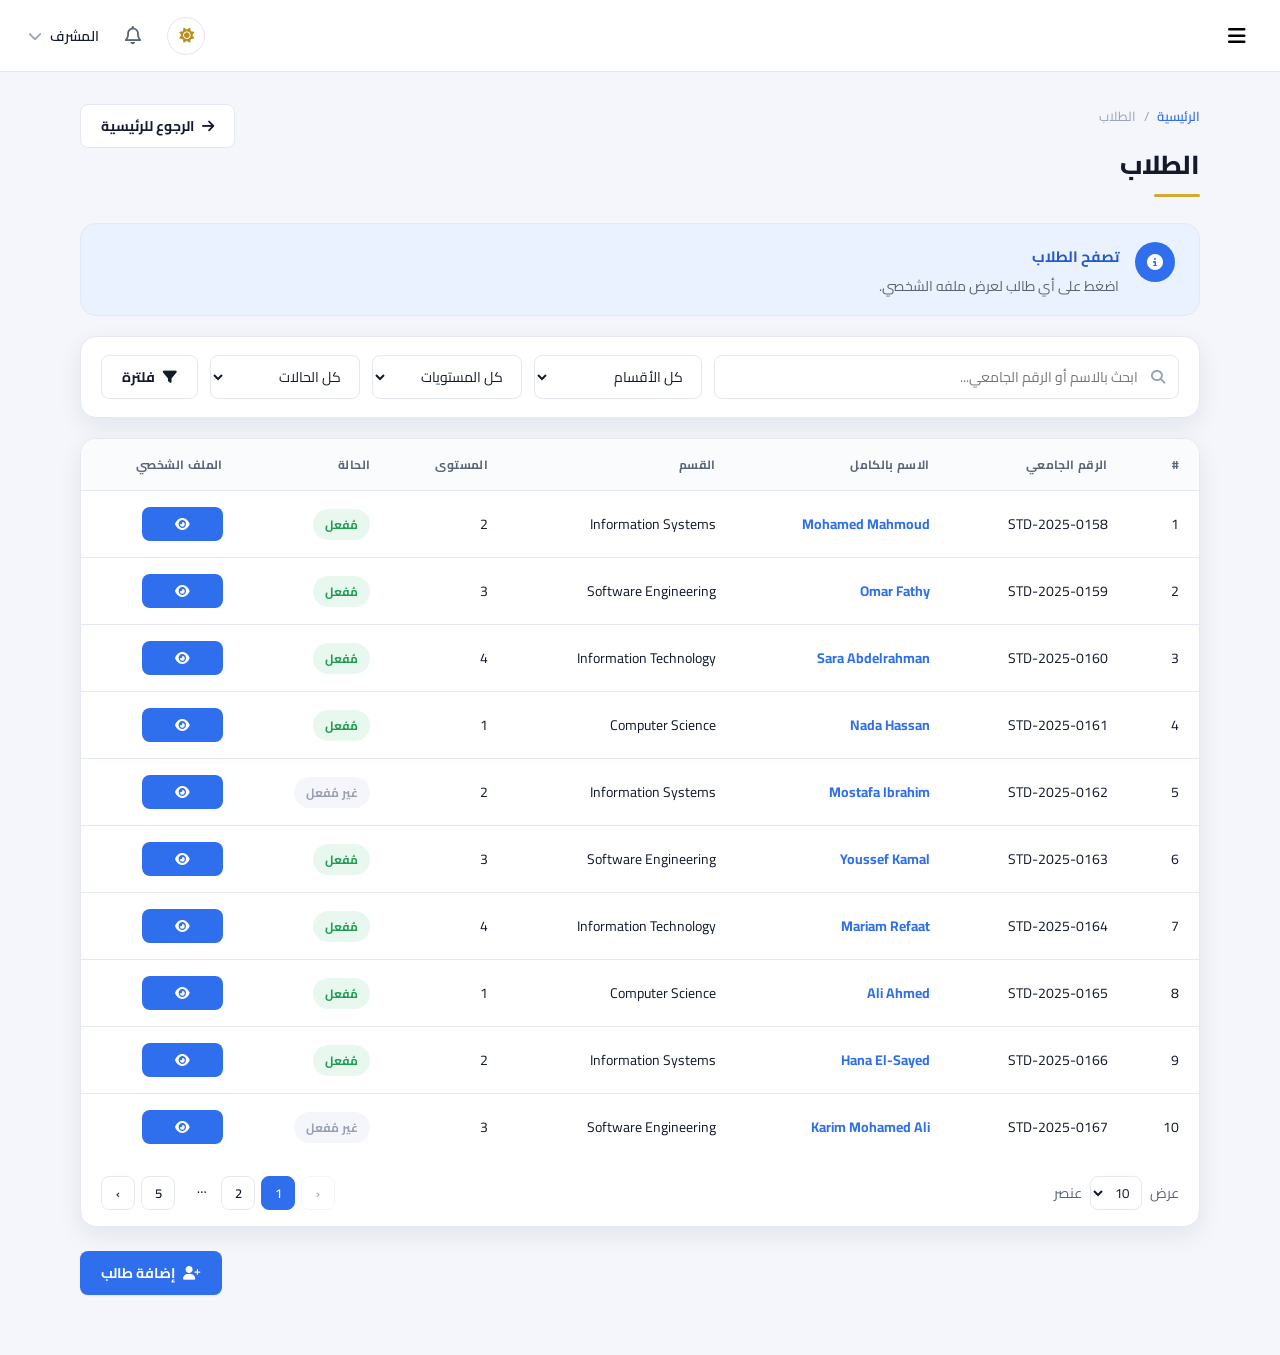
<file: index.html>
<!doctype html>
<html lang="ar" dir="rtl">
  <head>
    <meta charset="UTF-8" />
    <meta name="viewport" content="width=device-width, initial-scale=1.0" />
    <title>الطلاب | نظام الإدارة</title>
    <link rel="stylesheet" href="./studentList.css" />

    <link
      href="https://fonts.googleapis.com/css2?family=Cairo:wght@400;500;600;700;800&display=swap"
      rel="stylesheet"
    />
    <link
      rel="stylesheet"
      href="https://cdnjs.cloudflare.com/ajax/libs/font-awesome/6.5.1/css/all.min.css"
    />
    <script>
      (function () {
        var saved = localStorage.getItem("theme");
        if (saved === "dark")
          document.documentElement.setAttribute("data-theme", "dark");
      })();
    </script>
  </head>
  <body>
    <div class="app">
      <div class="main">
        <header class="topbar">
          <button
            class="topbar__menu-btn"
            id="menuBtn"
            aria-label="فتح القائمة"
          >
            <i class="fa-solid fa-bars"></i>
          </button>
          <div class="topbar__actions">
            <button
              class="theme-toggle"
              id="themeToggleBtn"
              aria-label="تبديل الوضع الليلي"
            >
              <i class="fa-solid fa-sun" id="themeIcon"></i>
            </button>
            <button
              class="topbar__icon-btn"
              id="notifBtn"
              aria-label="الإشعارات"
            >
              <i class="fa-regular fa-bell"></i>
            </button>
            <div class="topbar__admin">
              <span>المشرف</span>
              <i class="fa-solid fa-chevron-down topbar__chevron"></i>
            </div>
          </div>
        </header>

        <main class="page">
          <div class="page__top">
            <div>
              <nav class="breadcrumb" aria-label="مسار التنقل">
                <a href="#">الرئيسية</a>
                <span>/</span>
                <span>الطلاب</span>
              </nav>
              <h1 class="page__title">الطلاب</h1>
            </div>

            <button class="btn btn--outline" id="backBtn">
              <i class="fa-solid fa-arrow-right"></i> الرجوع للرئيسية
            </button>
          </div>

          <div class="notice notice--info">
            <div class="notice__icon">
              <i class="fa-solid fa-circle-info"></i>
            </div>
            <div>
              <h3 class="notice__title">تصفح الطلاب</h3>
              <p class="notice__text">اضغط على أي طالب لعرض ملفه الشخصي.</p>
            </div>
          </div>

          <div class="card card--filters">
            <div class="filters">
              <div class="filters__search">
                <i
                  class="fa-solid fa-magnifying-glass filters__search-icon"
                ></i>
                <input
                  type="text"
                  id="searchInput"
                  placeholder="ابحث بالاسم أو الرقم الجامعي..."
                />
              </div>

              <select id="filterDepartment">
                <option value="">كل الأقسام</option>
                <option value="Computer Science">علوم الحاسب</option>
                <option value="Information Systems">نظم المعلومات</option>
                <option value="Software Engineering">هندسة البرمجيات</option>
                <option value="Information Technology">
                  تكنولوجيا المعلومات
                </option>
              </select>

              <select id="filterLevel">
                <option value="">كل المستويات</option>
                <option value="1">المستوى الأول</option>
                <option value="2">المستوى الثاني</option>
                <option value="3">المستوى الثالث</option>
                <option value="4">المستوى الرابع</option>
              </select>

              <select id="filterStatus">
                <option value="">كل الحالات</option>
                <option value="active">فعّال</option>
                <option value="inactive">غير فعّال</option>
              </select>

              <button class="btn btn--outline" id="filterBtn">
                <i class="fa-solid fa-filter"></i> فلترة
              </button>
            </div>
          </div>

          <div class="card card--table">
            <div class="table-wrap">
              <table class="table" id="studentsTable">
                <thead>
                  <tr>
                    <th>#</th>
                    <th>الرقم الجامعي</th>
                    <th>الاسم بالكامل</th>
                    <th>القسم</th>
                    <th>المستوى</th>
                    <th>الحالة</th>
                    <th>الملف الشخصي</th>
                  </tr>
                </thead>
                <tbody id="tableBody"></tbody>
              </table>

              <div class="table-empty" id="tableEmpty" hidden>
                لاتوجد نتائج مطابقة للبحث
              </div>
            </div>

            <div class="pagination">
              <div class="pagination__size">
                <span>عرض</span>
                <select id="pageSizeSelect">
                  <option value="10">10</option>
                  <option value="25">25</option>
                  <option value="50">50</option>
                </select>
                <span>عنصر</span>
              </div>

              <div class="pagination__pages" id="paginationPages"></div>
            </div>
          </div>

          <div class="page-actions">
            <button class="btn btn--primary" id="goToAddBtn">
              <i class="fa-solid fa-user-plus"></i> إضافة طالب
            </button>
          </div>
        </main>
      </div>
    </div>

    <div class="toast" id="toast" role="status" aria-live="polite"></div>
    <script src="./studentList.js"></script>
  </body>
</html>
</file>
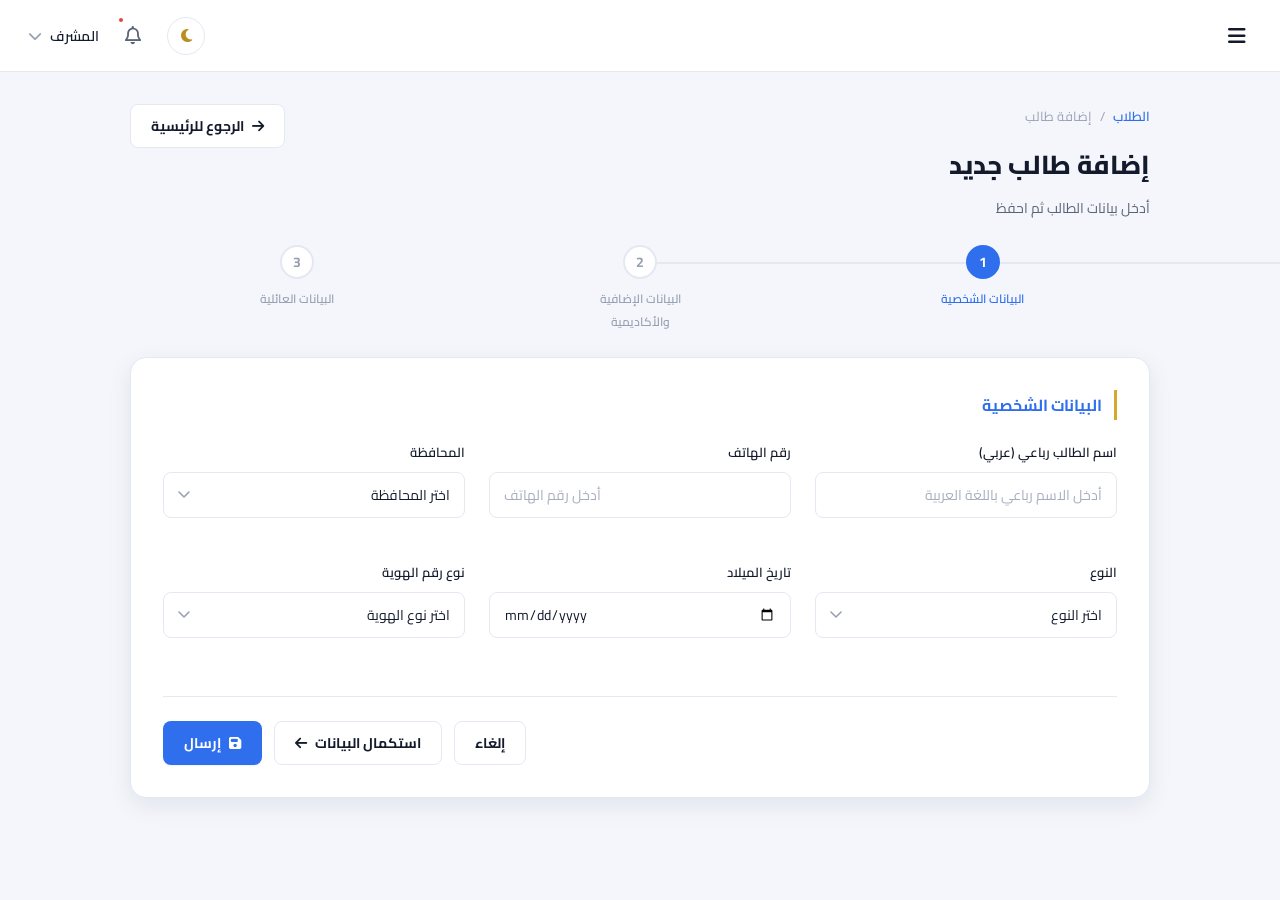
<file: addStudent.html>
<!doctype html>
<html lang="ar" dir="rtl">
  <head>
    <meta charset="UTF-8" />
    <meta name="viewport" content="width=device-width, initial-scale=1.0" />
    <title>إضافة طالب جديد | نظام الإدارة</title>
    <link rel="stylesheet" href="./style.css" />
    <link
      href="https://fonts.googleapis.com/css2?family=Cairo:wght@400;500;600;700;800&display=swap"
      rel="stylesheet"
    />
    <link
      rel="stylesheet"
      href="https://cdnjs.cloudflare.com/ajax/libs/font-awesome/6.5.1/css/all.min.css"
    />
    <script>
      (function () {
        var saved = localStorage.getItem("theme");
        if (saved === "dark")
          document.documentElement.setAttribute("data-theme", "dark");
      })();
    </script>
  </head>
  <body>
    <div class="app">
      <!-- ===== Sidebar ===== -->
      <!-- <aside class="sidebar" id="sidebar">
      <div class="sidebar__brand">
        <div class="sidebar__logo"><i class="fa-solid fa-graduation-cap"></i></div>
        <div class="sidebar__brand-text">
          <strong>كلية</strong>
          <span>نظام الإدارة</span>
        </div>
      </div>

      <nav class="sidebar__nav">
        <a href="#" class="nav-item" data-nav="dashboard">
          <i class="fa-solid fa-house nav-item__icon"></i> لوحة التحكم
        </a>
        <a href="#" class="nav-item nav-item--active" data-nav="students">
          <i class="fa-solid fa-users nav-item__icon"></i> الطلاب
        </a>
        <a href="#" class="nav-item" data-nav="courses">
          <i class="fa-solid fa-clipboard-list nav-item__icon"></i> المقررات
        </a>
        <a href="#" class="nav-item" data-nav="departments">
          <i class="fa-solid fa-building nav-item__icon"></i> الأقسام
        </a>
        <a href="#" class="nav-item" data-nav="reports">
          <i class="fa-solid fa-chart-column nav-item__icon"></i> التقارير
        </a>
        <a href="#" class="nav-item" data-nav="users">
          <i class="fa-solid fa-user nav-item__icon"></i> المستخدمون
        </a>
        <a href="#" class="nav-item" data-nav="settings">
          <i class="fa-solid fa-gear nav-item__icon"></i> الإعدادات
        </a>
      </nav>

      <a href="#" class="sidebar__logout" id="logoutBtn">
        <i class="fa-solid fa-right-from-bracket nav-item__icon"></i> تسجيل الخروج
      </a>
    </aside> -->

      <div class="main">
        <header class="topbar">
          <button
            class="topbar__menu-btn"
            id="menuBtn"
            aria-label="فتح القائمة"
          >
            <i class="fa-solid fa-bars"></i>
          </button>

          <div class="topbar__actions">
            <button
              class="theme-toggle"
              id="themeToggleBtn"
              aria-label="تبديل الوضع الليلي"
            >
              <i class="fa-solid fa-sun" id="themeIcon"></i>
            </button>
            <button
              class="topbar__icon-btn"
              id="notifBtn"
              aria-label="الإشعارات"
            >
              <i class="fa-regular fa-bell"></i>
              <span class="topbar__badge"></span>
            </button>
            <div class="topbar__admin">
              <!-- <div class="topbar__avatar"></div> -->
              <span>المشرف</span>
              <i class="fa-solid fa-chevron-down topbar__chevron"></i>
            </div>
          </div>
        </header>

        <main class="page">
          <div class="page__top">
            <div>
              <nav class="breadcrumb" aria-label="مسار التنقل">
                <a href="#">الطلاب</a>
                <span>/</span>
                <span>إضافة طالب</span>
              </nav>
              <h1 class="page__title">إضافة طالب جديد</h1>
              <p class="page__subtitle">أدخل بيانات الطالب ثم احفظ</p>
            </div>

            <button class="btn btn--outline" id="backBtn">
              <i class="fa-solid fa-arrow-right"></i> الرجوع للرئيسية
            </button>
          </div>

          <!-- Step indicator -->
          <ol class="wizard-steps" id="wizardSteps">
            <li
              class="wizard-steps__item wizard-steps__item--active"
              data-step-indicator="1"
            >
              <span class="wizard-steps__circle">1</span>
              <span class="wizard-steps__label">البيانات الشخصية</span>
            </li>
            <li class="wizard-steps__item" data-step-indicator="2">
              <span class="wizard-steps__circle">2</span>
              <span class="wizard-steps__label"
                >البيانات الإضافية والأكاديمية</span
              >
            </li>
            <li class="wizard-steps__item" data-step-indicator="3">
              <span class="wizard-steps__circle">3</span>
              <span class="wizard-steps__label">البيانات العائلية</span>
            </li>
          </ol>

          <form class="card" id="studentForm" novalidate>
            <section
              class="form-section wizard-step wizard-step--active"
              data-step="1"
            >
              <h2 class="form-section__title">البيانات الشخصية</h2>

              <div class="form-grid">
                <div class="field">
                  <label for="arabFullName">اسم الطالب رباعي (عربي)</label>
                  <input
                    type="text"
                    id="arabFullName"
                    name="arabFullName"
                    placeholder="أدخل الاسم رباعي باللغة العربية"
                    autocomplete="name"
                  />
                  <span
                    class="field__error"
                    data-error-for="arabFullName"
                  ></span>
                </div>

                <div class="field">
                  <label for="phone">رقم الهاتف</label>
                  <input
                    type="tel"
                    id="phone"
                    name="phone"
                    placeholder="أدخل رقم الهاتف"
                    autocomplete="tel"
                  />
                  <span class="field__error" data-error-for="phone"></span>
                </div>

                <div class="field">
                  <label for="governorate">المحافظة</label>
                  <select id="governorate" name="governorate">
                    <option value="" selected disabled>اختر المحافظة</option>
                    <option value="دمياط">دمياط</option>
                    <option value="بورسعيد">بورسعيد</option>
                    <option value="المنصورة">المنصورة</option>
                    <option value="أخرى">أخرى</option>
                  </select>
                  <span
                    class="field__error"
                    data-error-for="governorate"
                  ></span>
                </div>

                <div class="field">
                  <label for="gender">النوع</label>
                  <select id="gender" name="gender">
                    <option value="" selected disabled>اختر النوع</option>
                    <option value="male">ذكر</option>
                    <option value="female">أنثى</option>
                  </select>
                  <span class="field__error" data-error-for="gender"></span>
                </div>

                <div class="field">
                  <label for="dob">تاريخ الميلاد</label>
                  <input type="date" id="dob" name="dob" />
                  <span class="field__error" data-error-for="dob"></span>
                </div>

                <div class="field">
                  <label for="idType">نوع رقم الهوية</label>
                  <select id="idType" name="idType">
                    <option value="" selected disabled>اختر نوع الهوية</option>
                    <option value="national">رقم قومي</option>
                    <option value="passport">رقم جواز السفر</option>
                  </select>
                  <span class="field__error" data-error-for="idType"></span>
                </div>

                <div class="field" id="idNumberField" hidden>
                  <label for="idNumber" id="idNumberLabel">رقم الهوية</label>
                  <input
                    type="text"
                    id="idNumber"
                    name="idNumber"
                    placeholder="أدخل الرقم"
                    inputmode="numeric"
                  />
                  <span class="field__error" data-error-for="idNumber"></span>
                </div>
              </div>
            </section>

            <section class="form-section wizard-step" data-step="2">
              <h2 class="form-section__title">بيانات إضافية</h2>

              <div class="form-grid">
                <div class="field">
                  <label for="englishFullName"
                    >اسم الطالب رباعي (إنجليزي)</label
                  >
                  <input
                    type="text"
                    id="englishFullName"
                    name="englishFullName"
                    placeholder="Full name in English"
                  />
                  <span
                    class="field__error"
                    data-error-for="englishFullName"
                  ></span>
                </div>

                <div class="field field--span-2">
                  <label for="address">العنوان</label>
                  <input
                    type="text"
                    id="address"
                    name="address"
                    placeholder="أدخل العنوان"
                  />
                  <span class="field__error" data-error-for="address"></span>
                </div>

                <div class="field">
                  <label for="country">الدولة</label>
                  <input
                    type="text"
                    id="country"
                    name="country"
                    placeholder="أدخل الدولة"
                    value="مصر"
                  />
                  <span class="field__error" data-error-for="country"></span>
                </div>

                <div class="field">
                  <label for="maritalStatus">الحالة الاجتماعية</label>
                  <select id="maritalStatus" name="maritalStatus">
                    <option value="" selected disabled>
                      اختر الحالة الاجتماعية
                    </option>
                    <option value="single">أعزب</option>
                    <option value="married">متزوج</option>
                  </select>
                  <span
                    class="field__error"
                    data-error-for="maritalStatus"
                  ></span>
                </div>

                <div class="field">
                  <label for="religion">الديانة</label>
                  <select id="religion" name="religion">
                    <option value="" selected disabled>اختر الديانة</option>
                    <option value="muslim">مسلم</option>
                    <option value="christian">مسيحي</option>
                    <option value="other">أخرى</option>
                  </select>
                  <span class="field__error" data-error-for="religion"></span>
                </div>

                <div class="field">
                  <label for="cardIssuePlace">جهة صدور البطاقة</label>
                  <input
                    type="text"
                    id="cardIssuePlace"
                    name="cardIssuePlace"
                    placeholder="أدخل جهة صدور البطاقة"
                  />
                  <span
                    class="field__error"
                    data-error-for="cardIssuePlace"
                  ></span>
                </div>

                <div class="field">
                  <label for="dataEntryDate">تاريخ إدخال البيانات</label>
                  <input type="date" id="dataEntryDate" name="dataEntryDate" />
                  <span
                    class="field__error"
                    data-error-for="dataEntryDate"
                  ></span>
                </div>

                <div class="field">
                  <label for="oneChanceStudent">طالب دور (فرصة واحدة)</label>
                  <select id="oneChanceStudent" name="oneChanceStudent">
                    <option value="" selected disabled>اختر</option>
                    <option value="yes">نعم</option>
                    <option value="no">لا</option>
                  </select>
                  <span
                    class="field__error"
                    data-error-for="oneChanceStudent"
                  ></span>
                </div>

                <div class="field">
                  <label for="studyType">نظام الدراسة</label>
                  <select id="studyType" name="studyType">
                    <option value="" selected disabled>اختر النظام</option>
                    <option value="semesters">فصول دراسية</option>
                    <option value="hours">ساعات معتمدة</option>
                  </select>
                  <span class="field__error" data-error-for="studyType"></span>
                </div>
              </div>

              <h2 class="form-section__title form-section__title--sub">
                بيانات المؤهل السابق
              </h2>

              <div class="form-grid">
                <div class="field">
                  <label for="qualification">المؤهل</label>
                  <select id="qualification" name="qualification">
                    <option value="" selected disabled>اختر المؤهل</option>
                    <option value="high_school">ثانوية عامة</option>
                    <option value="diploma">دبلوم</option>
                    <option value="other">أخرى</option>
                  </select>
                  <span
                    class="field__error"
                    data-error-for="qualification"
                  ></span>
                </div>

                <div class="field">
                  <label for="qualificationYear">سنة الحصول على المؤهل</label>
                  <input
                    type="number"
                    id="qualificationYear"
                    name="qualificationYear"
                    placeholder="مثال: 2024"
                    min="1970"
                    max="2100"
                  />
                  <span
                    class="field__error"
                    data-error-for="qualificationYear"
                  ></span>
                </div>

                <div class="field">
                  <label for="schoolName">اسم المدرسة</label>
                  <input
                    type="text"
                    id="schoolName"
                    name="schoolName"
                    placeholder="أدخل اسم المدرسة"
                  />
                  <span class="field__error" data-error-for="schoolName"></span>
                </div>

                <div class="field">
                  <label for="total">المجموع</label>
                  <input
                    type="number"
                    id="total"
                    name="total"
                    placeholder="أدخل المجموع"
                    step="0.01"
                    min="0"
                  />
                  <span class="field__error" data-error-for="total"></span>
                </div>

                <div class="field">
                  <label for="seatNumber">رقم الجلوس</label>
                  <input
                    type="text"
                    id="seatNumber"
                    name="seatNumber"
                    placeholder="أدخل رقم الجلوس"
                    inputmode="numeric"
                  />
                  <span class="field__error" data-error-for="seatNumber"></span>
                </div>

                <div class="field">
                  <label for="enrollmentStatus">حالة القيد</label>
                  <select id="enrollmentStatus" name="enrollmentStatus">
                    <option value="" selected disabled>اختر حالة القيد</option>
                    <option value="new">قيد جديد</option>
                    <option value="transferred">محول</option>
                    <option value="repeated">إعادة قيد</option>
                  </select>
                  <span
                    class="field__error"
                    data-error-for="enrollmentStatus"
                  ></span>
                </div>

                <div class="field">
                  <label for="enrollmentType">نوع القيد</label>
                  <select id="enrollmentType" name="enrollmentType">
                    <option value="" selected disabled>اختر نوع القيد</option>
                    <option value="general">عام</option>
                    <option value="transferred_from_other">
                      تحويل من كلية أخرى
                    </option>
                    <option value="reserved">احتياطي</option>
                  </select>
                  <span
                    class="field__error"
                    data-error-for="enrollmentType"
                  ></span>
                </div>

                <div class="field">
                  <label for="coordinationNumber">رقم كشف التنسيق</label>
                  <input
                    type="text"
                    id="coordinationNumber"
                    name="coordinationNumber"
                    placeholder="أدخل رقم كشف التنسيق"
                  />
                  <span
                    class="field__error"
                    data-error-for="coordinationNumber"
                  ></span>
                </div>
              </div>
            </section>

            <section class="form-section wizard-step" data-step="3">
              <h2 class="form-section__title">البيانات العائلية</h2>

              <div class="form-grid">
                <div class="field">
                  <label for="fatherName">اسم الأب</label>
                  <input
                    type="text"
                    id="fatherName"
                    name="fatherName"
                    placeholder="أدخل اسم الأب"
                  />
                  <span class="field__error" data-error-for="fatherName"></span>
                </div>

                <div class="field">
                  <label for="motherName">اسم الأم</label>
                  <input
                    type="text"
                    id="motherName"
                    name="motherName"
                    placeholder="أدخل اسم الأم"
                  />
                  <span class="field__error" data-error-for="motherName"></span>
                </div>

                <div class="field">
                  <label for="fatherJob">مهنة الأب</label>
                  <input
                    type="text"
                    id="fatherJob"
                    name="fatherJob"
                    placeholder="أدخل مهنة الأب"
                  />
                  <span class="field__error" data-error-for="fatherJob"></span>
                </div>

                <div class="field">
                  <label for="motherJob">مهنة الأم</label>
                  <input
                    type="text"
                    id="motherJob"
                    name="motherJob"
                    placeholder="أدخل مهنة الأم"
                  />
                  <span class="field__error" data-error-for="motherJob"></span>
                </div>

                <div class="field">
                  <label for="fatherWorkplace">جهة عمل الأب</label>
                  <input
                    type="text"
                    id="fatherWorkplace"
                    name="fatherWorkplace"
                    placeholder="أدخل جهة عمل الأب"
                  />
                  <span
                    class="field__error"
                    data-error-for="fatherWorkplace"
                  ></span>
                </div>

                <div class="field">
                  <label for="motherWorkplace">جهة عمل الأم</label>
                  <input
                    type="text"
                    id="motherWorkplace"
                    name="motherWorkplace"
                    placeholder="أدخل جهة عمل الأم"
                  />
                  <span
                    class="field__error"
                    data-error-for="motherWorkplace"
                  ></span>
                </div>

                <div class="field">
                  <label for="fatherPhone">هاتف الأب</label>
                  <input
                    type="tel"
                    id="fatherPhone"
                    name="fatherPhone"
                    placeholder="أدخل هاتف الأب"
                  />
                  <span
                    class="field__error"
                    data-error-for="fatherPhone"
                  ></span>
                </div>

                <div class="field">
                  <label for="motherPhone">هاتف الأم</label>
                  <input
                    type="tel"
                    id="motherPhone"
                    name="motherPhone"
                    placeholder="أدخل هاتف الأم"
                  />
                  <span
                    class="field__error"
                    data-error-for="motherPhone"
                  ></span>
                </div>

                <div class="field field--checkbox field--span-2">
                  <label class="checkbox-label" for="isFatherDeceased">
                    <input
                      type="checkbox"
                      id="isFatherDeceased"
                      name="isFatherDeceased"
                    />
                    الأب متوفي
                  </label>
                </div>
              </div>

              <div id="guardianSection" hidden>
                <h2 class="form-section__title form-section__title--sub">
                  بيانات ولي الأمر
                </h2>
                <div class="form-grid">
                  <div class="field">
                    <label for="guardianName">اسم ولي الأمر</label>
                    <input
                      type="text"
                      id="guardianName"
                      name="guardianName"
                      placeholder="أدخل اسم ولي الأمر"
                    />
                    <span
                      class="field__error"
                      data-error-for="guardianName"
                    ></span>
                  </div>

                  <div class="field">
                    <label for="guardianRelation"
                      >درجة القرابة لولي الأمر</label
                    >
                    <input
                      type="text"
                      id="guardianRelation"
                      name="guardianRelation"
                      placeholder="مثال: عم، خال، أخ"
                    />
                    <span
                      class="field__error"
                      data-error-for="guardianRelation"
                    ></span>
                  </div>

                  <div class="field">
                    <label for="guardianWorkplace">جهة عمل ولي الأمر</label>
                    <input
                      type="text"
                      id="guardianWorkplace"
                      name="guardianWorkplace"
                      placeholder="أدخل جهة عمل ولي الأمر"
                    />
                    <span
                      class="field__error"
                      data-error-for="guardianWorkplace"
                    ></span>
                  </div>

                  <div class="field">
                    <label for="guardianPhone">هاتف ولي الأمر</label>
                    <input
                      type="tel"
                      id="guardianPhone"
                      name="guardianPhone"
                      placeholder="أدخل هاتف ولي الأمر"
                    />
                    <span
                      class="field__error"
                      data-error-for="guardianPhone"
                    ></span>
                  </div>

                  <div class="field field--span-2">
                    <label for="guardianAddress">عنوان ولي الأمر</label>
                    <input
                      type="text"
                      id="guardianAddress"
                      name="guardianAddress"
                      placeholder="أدخل عنوان ولي الأمر"
                    />
                    <span
                      class="field__error"
                      data-error-for="guardianAddress"
                    ></span>
                  </div>
                </div>
              </div>
            </section>

            <div class="form-actions">
              <button type="button" class="btn btn--outline" id="cancelBtn">
                إلغاء
              </button>
              <button
                type="button"
                class="btn btn--outline"
                id="backStepBtn"
                hidden
              >
                <i class="fa-solid fa-arrow-left"></i> رجوع
              </button>
              <button type="button" class="btn btn--outline" id="continueBtn">
                استكمال البيانات <i class="fa-solid fa-arrow-left"></i>
              </button>
              <button type="submit" class="btn btn--primary" id="saveBtn">
                <i class="fa-solid fa-floppy-disk btn__icon"></i>
                <span class="btn__label">إرسال</span>
              </button>
            </div>
          </form>
        </main>
      </div>
    </div>

    <div class="toast" id="toast" role="status" aria-live="polite"></div>

    <div class="modal-overlay" id="successModal" hidden>
      <div
        class="modal"
        role="dialog"
        aria-modal="true"
        aria-labelledby="successModalTitle"
      >
        <div class="modal__icon"><i class="fa-solid fa-circle-check"></i></div>
        <h3 class="modal__title" id="successModalTitle">تم بنجاح</h3>
        <p class="modal__text" id="successModalText">
          تم إرسال بيانات الطالب بنجاح
        </p>
        <div class="modal__actions">
          <button
            type="button"
            class="btn btn--outline"
            id="viewOfficialFormBtn"
          >
            <i class="fa-solid fa-file-lines"></i> عرض استمارة البيانات
          </button>
          <button
            type="button"
            class="btn btn--primary modal__close"
            id="successModalCloseBtn"
          >
            تمام
          </button>
        </div>
      </div>
    </div>

    <!--  Official Student Data -->
    <div
      class="modal-overlay modal-overlay--form"
      id="officialFormModal"
      hidden
    >
      <div
        class="modal modal--doc"
        role="dialog"
        aria-modal="true"
        aria-labelledby="officialFormTitle"
      >
        <div class="doc-modal__toolbar">
          <button
            type="button"
            class="btn btn--outline"
            id="officialFormCloseBtn"
          >
            <i class="fa-solid fa-xmark"></i> إغلاق
          </button>
          <button
            type="button"
            class="btn btn--primary"
            id="officialFormPrintBtn"
          >
            <i class="fa-solid fa-print"></i> طباعة / حفظ PDF
          </button>
        </div>

        <div class="official-form" id="officialFormPrintArea">
          <header class="official-form__header">
            <div class="official-form__logo">
              <i class="fa-solid fa-graduation-cap"></i>
            </div>
            <div class="official-form__heading">
              <span>وزارة التعليم العالي</span>
              <strong>المعهد العالي للهندسة والتكنولوجيا</strong>
              <span>بدمياط الجديدة</span>
            </div>
          </header>

          <h2 class="official-form__title" id="officialFormTitle">
            استمارة بيانات الطالب المستجد للعام الجامعي 2026/2025
          </h2>

          <table class="official-table">
            <tbody>
              <tr class="official-table__section">
                <td colspan="4">البيانات الشخصية</td>
              </tr>
              <tr>
                <th>اسم الطالب رباعي (عربي)</th>
                <td id="of-arabName">—</td>
                <th>اسم الطالب رباعي (إنجليزي)</th>
                <td id="of-engName">—</td>
              </tr>
              <tr>
                <th>عنوان الطالب</th>
                <td colspan="3" id="of-address">—</td>
              </tr>
              <tr>
                <th>المحافظة</th>
                <td id="of-gov">—</td>
                <th>تاريخ الميلاد</th>
                <td id="of-dob">—</td>
              </tr>
              <tr>
                <th>الدولة</th>
                <td id="of-country">—</td>
                <th>الديانة</th>
                <td id="of-religion">—</td>
              </tr>
              <tr>
                <th>النوع</th>
                <td id="of-gender">—</td>
                <th>الحالة الاجتماعية</th>
                <td id="of-marital">—</td>
              </tr>
              <tr>
                <th>رقم التليفون</th>
                <td id="of-phone">—</td>
                <th id="of-idLabel">الرقم القومي</th>
                <td id="of-idNumber">—</td>
              </tr>
              <tr>
                <th>نوع البطاقة</th>
                <td id="of-idType">—</td>
                <th>جهة صدور البطاقة</th>
                <td id="of-cardIssuePlace">—</td>
              </tr>

              <tr class="official-table__section">
                <td colspan="4" id="of-guardianSectionTitle">
                  بيانات ولي الأمر
                </td>
              </tr>
              <tr>
                <th>اسم ولي الأمر</th>
                <td id="of-guardianName">—</td>
                <th>درجة القرابة</th>
                <td id="of-guardianRelation">—</td>
              </tr>
              <tr>
                <th>جهة عمل ولي الأمر</th>
                <td id="of-guardianWorkplace">—</td>
                <th>تليفون ولي الأمر</th>
                <td id="of-guardianPhone">—</td>
              </tr>
              <tr>
                <th>اسم الأم</th>
                <td id="of-motherName">—</td>
                <th>وظيفة الأم</th>
                <td id="of-motherJob">—</td>
              </tr>

              <tr class="official-table__section">
                <td colspan="4">بيانات المؤهل الحالي</td>
              </tr>
              <tr>
                <th>المؤهل</th>
                <td id="of-qualification">—</td>
                <th>سنة المؤهل</th>
                <td id="of-qualificationYear">—</td>
              </tr>
              <tr>
                <th>رقم جلوس الثانوية</th>
                <td id="of-seatNumber">—</td>
                <th>المجموع</th>
                <td id="of-total">—</td>
              </tr>
              <tr>
                <th>اسم المدرسة الثانوية</th>
                <td colspan="3" id="of-schoolName">—</td>
              </tr>
            </tbody>
          </table>

          <p class="official-form__declaration">
            أقر أنا الطالب المذكور
            <span id="of-declarationName">أعلاه</span> بأن هذه البيانات صحيحة
            وعلى مسئوليتي الخاصة، وفي حالة حدوث أى تغيير بها أتعهد بالقيام
            بإعادة تعديل هذه الاستمارة في مكتب شئون الطلاب طوال فترة الدراسة
            بالمعهد.
          </p>

          <div class="official-form__signatures">
            <div class="official-form__signature">
              <span>توقيع الطالب</span>
              <div class="official-form__signature-line"></div>
            </div>
          </div>
        </div>
      </div>
    </div>

    <script src="./addStudent.js"></script>
    <script src="./officialForm.js"></script>
  </body>
</html>
</file>
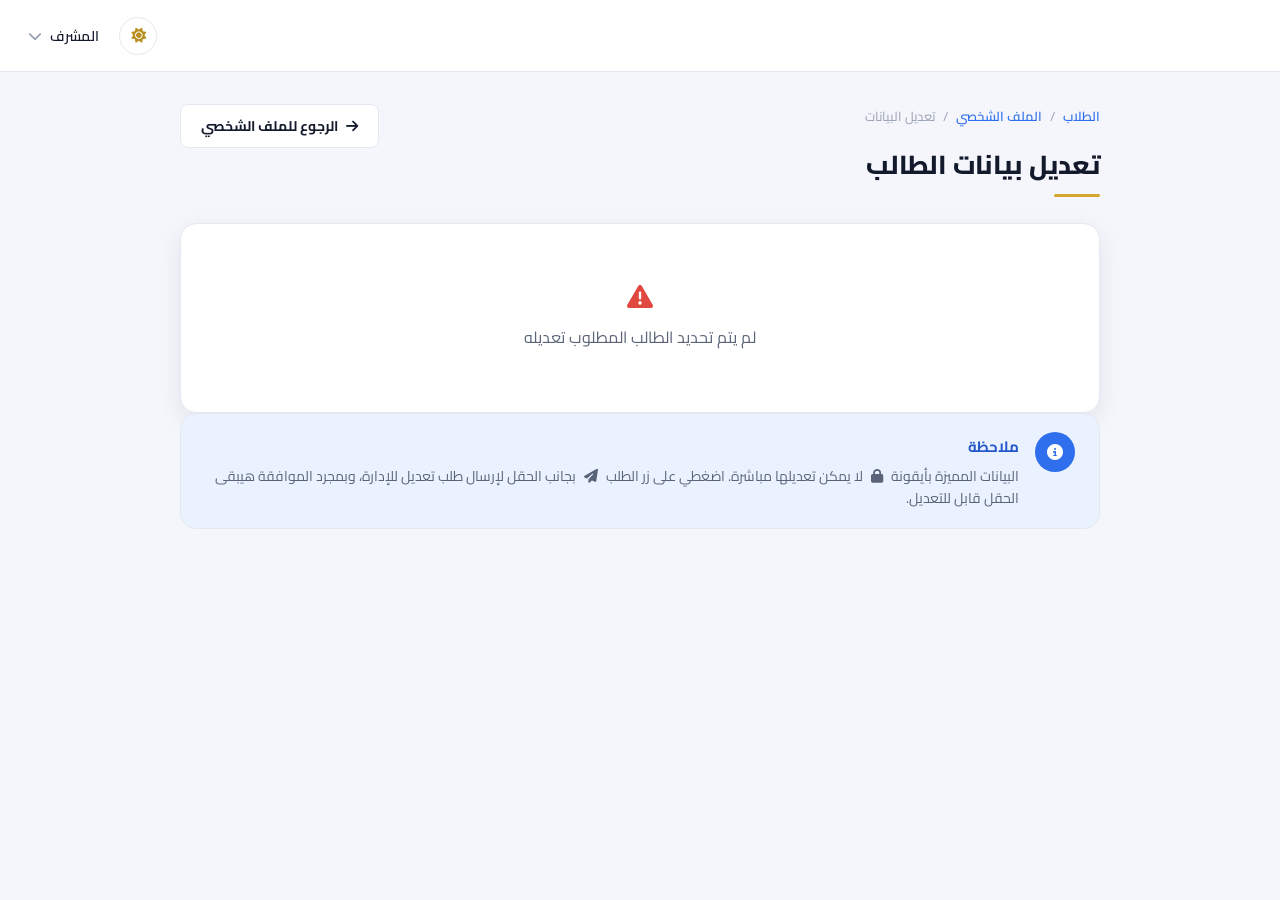
<file: editStudent.html>
<!doctype html>
<html lang="ar" dir="rtl">
  <head>
    <meta charset="UTF-8" />
    <meta name="viewport" content="width=device-width, initial-scale=1.0" />
    <title>تعديل بيانات الطالب | نظام الإدارة</title>
    <link rel="stylesheet" href="./studentEditForm.css" />

    <link
      href="https://fonts.googleapis.com/css2?family=Cairo:wght@400;500;600;700;800&display=swap"
      rel="stylesheet"
    />
    <link
      rel="stylesheet"
      href="https://cdnjs.cloudflare.com/ajax/libs/font-awesome/6.5.1/css/all.min.css"
    />
    <script>
      (function () {
        var saved = localStorage.getItem("theme");
        if (saved === "dark")
          document.documentElement.setAttribute("data-theme", "dark");
      })();
    </script>
  </head>
  <body>
    <div class="main">
      <header class="topbar">
        <div></div>
        <div class="topbar__actions">
          <button
            class="theme-toggle"
            id="themeToggleBtn"
            aria-label="تبديل الوضع الليلي"
          >
            <i class="fa-solid fa-sun" id="themeIcon"></i>
          </button>
          <div class="topbar__admin">
            <span>المشرف</span>
            <i class="fa-solid fa-chevron-down topbar__chevron"></i>
          </div>
        </div>
      </header>

      <main class="page">
        <div class="page__top">
          <div>
            <nav class="breadcrumb" aria-label="مسار التنقل">
              <a href="./studentsList.html">الطلاب</a>
              <span>/</span>
              <a href="#" id="breadcrumbProfileLink">الملف الشخصي</a>
              <span>/</span>
              <span>تعديل البيانات</span>
            </nav>
            <h1 class="page__title">تعديل بيانات الطالب</h1>
          </div>

          <button class="btn btn--outline" id="backBtn">
            <i class="fa-solid fa-arrow-right"></i> الرجوع للملف الشخصي
          </button>
        </div>

        <div class="state-box" id="loadingState">
          <i class="fa-solid fa-spinner fa-spin"></i>
          جاري تحميل بيانات الطالب...
        </div>

        <div class="state-box state-box--error" id="errorState" hidden>
          <i class="fa-solid fa-triangle-exclamation"></i>
          <span id="errorMessage">تعذر إيجاد بيانات الطالب</span>
        </div>

        <div class="notice" id="infoNotice" hidden>
          <div class="notice__icon">
            <i class="fa-solid fa-circle-info"></i>
          </div>
          <div>
            <h3 class="notice__title">ملاحظة</h3>
            <p class="notice__text">
              البيانات المميزة بأيقونة
              <span class="icon-style"> <i class="fa-solid fa-lock"></i></span>
              لا يمكن تعديلها مباشرة. اضغطي على زر الطلب
              <span class="icon-style"
                ><i class="fa-solid fa-paper-plane"></i
              ></span>
              بجانب الحقل لإرسال طلب تعديل للإدارة، وبمجرد الموافقة هيبقى الحقل
              قابل للتعديل.
            </p>
          </div>
        </div>

        <form class="form-card" id="editForm" hidden novalidate>
          <div class="form-card__banner"></div>

          <div class="form-card__header">
            <div class="form-card__photo-wrap">
              <img class="form-card__photo" id="studentPhoto" alt="" />
              <button
                type="button"
                class="photo-request-btn"
                id="photoRequestBtn"
                title="طلب تغيير الصورة"
                aria-label="طلب تغيير الصورة"
              >
                <i class="fa-solid fa-camera"></i>
              </button>
            </div>
            <div class="form-card__heading">
              <h2 class="form-card__name" id="studentName"></h2>
              <span class="form-card__id" id="studentIdText"></span>
            </div>
          </div>

          <div class="form-body">
            <section class="form-section">
              <h3 class="form-section__title">
                <i class="fa-solid fa-id-card"></i> البيانات الشخصية
              </h3>
              <div class="form-grid" id="section-personal"></div>
            </section>

            <section class="form-section">
              <h3 class="form-section__title">
                <i class="fa-solid fa-graduation-cap"></i> البيانات الأكاديمية
              </h3>
              <div class="form-grid" id="section-academic"></div>
            </section>

            <section class="form-section">
              <h3 class="form-section__title">
                <i class="fa-solid fa-address-book"></i> بيانات التواصل
              </h3>
              <div class="form-grid" id="section-contact"></div>
            </section>
          </div>

          <div class="form-footer">
            <button class="btn btn--primary" id="saveBtn" type="submit">
              <i class="fa-solid fa-floppy-disk"></i> حفظ التعديلات
            </button>
            <button class="btn btn--outline" id="cancelBtn" type="button">
              إلغاء
            </button>
          </div>
        </form>
      </main>
    </div>

    <div class="modal-overlay" id="requestOverlay" hidden>
      <div class="modal" role="alertdialog" aria-live="assertive">
        <button class="modal__close" id="requestModalClose" aria-label="إغلاق">
          <i class="fa-solid fa-xmark"></i>
        </button>
        <h2 class="modal__title">طلب تعديل بيانات</h2>
        <p class="modal__text">
          هيتم إرسال طلبك للإدارة للموافقة على تعديل هذا الحقل.
        </p>

        <div class="modal__field">
          <label>الحقل المطلوب تعديله</label>
          <input type="text" id="requestFieldLabel" disabled />
        </div>

        <div class="modal__field">
          <label>سبب التعديل (اختياري)</label>
          <textarea
            id="requestReason"
            placeholder="اكتبي سبب طلب التعديل..."
          ></textarea>
        </div>

        <div class="modal__actions">
          <button class="btn btn--primary" id="submitRequestBtn">
            <i class="fa-solid fa-paper-plane"></i> إرسال الطلب
          </button>
          <button class="btn btn--outline" id="cancelRequestBtn">إلغاء</button>
        </div>
      </div>
    </div>

    <div class="toast" id="toast" role="status" aria-live="polite"></div>

    <script src="./studentEditForm.js"></script>
  </body>
</html>
</file>
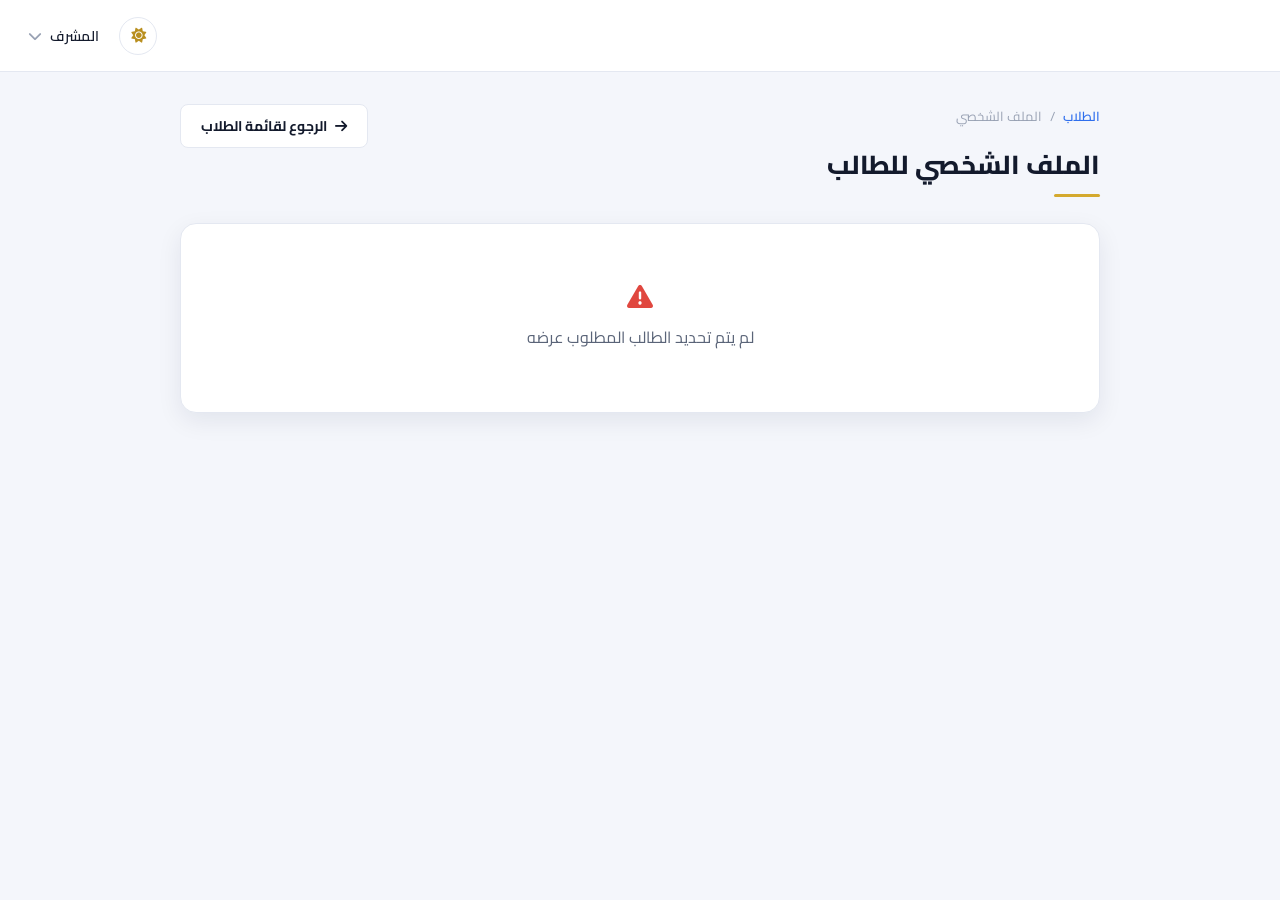
<file: studentProfile.html>
<!doctype html>
<html lang="ar" dir="rtl">
  <head>
    <meta charset="UTF-8" />
    <meta name="viewport" content="width=device-width, initial-scale=1.0" />
    <title>الملف الشخصي للطالب | نظام الإدارة</title>
    <link rel="stylesheet" href="./studentProfile.css" />

    <link
      href="https://fonts.googleapis.com/css2?family=Cairo:wght@400;500;600;700;800&display=swap"
      rel="stylesheet"
    />
    <link
      rel="stylesheet"
      href="https://cdnjs.cloudflare.com/ajax/libs/font-awesome/6.5.1/css/all.min.css"
    />
    <script>
      (function () {
        var saved = localStorage.getItem("theme");
        if (saved === "dark")
          document.documentElement.setAttribute("data-theme", "dark");
      })();
    </script>
  </head>
  <body>
    <div class="main">
      <header class="topbar">
        <div></div>
        <div class="topbar__actions">
          <button
            class="theme-toggle"
            id="themeToggleBtn"
            aria-label="تبديل الوضع الليلي"
          >
            <i class="fa-solid fa-sun" id="themeIcon"></i>
          </button>
          <div class="topbar__admin">
            <span>المشرف</span>
            <i class="fa-solid fa-chevron-down topbar__chevron"></i>
          </div>
        </div>
      </header>

      <main class="page">
        <div class="page__top">
          <div>
            <nav class="breadcrumb" aria-label="مسار التنقل">
              <a href="./studentsList.html">الطلاب</a>
              <span>/</span>
              <span>الملف الشخصي</span>
            </nav>
            <h1 class="page__title">الملف الشخصي للطالب</h1>
          </div>

          <button class="btn btn--outline" id="backBtn">
            <i class="fa-solid fa-arrow-right"></i> الرجوع لقائمة الطلاب
          </button>
        </div>

        <div class="state-box" id="loadingState">
          <i class="fa-solid fa-spinner fa-spin"></i>
          جاري تحميل بيانات الطالب...
        </div>

        <div class="state-box state-box--error" id="errorState" hidden>
          <i class="fa-solid fa-triangle-exclamation"></i>
          <span id="errorMessage">تعذر إيجاد بيانات الطالب</span>
        </div>

        <div class="profile" id="profileCard" hidden>
          <div class="profile__banner"></div>

          <div class="profile__header">
            <img class="profile__photo" id="studentPhoto" alt="" />
            <div class="profile__heading">
              <h2 class="profile__name" id="studentName"></h2>
              <span class="profile__id" id="studentIdText"></span>
              <span class="badge" id="statusBadge"></span>
            </div>
          </div>

          <div class="profile__body">
            <section class="info-section">
              <h3 class="info-section__title">
                <i class="fa-solid fa-id-card"></i> البيانات الشخصية
              </h3>
              <div class="info-grid">
                <div class="info-field">
                  <div class="info-field__label"> اسم الطالب رباعي (عربي)</div>
                  <div class="info-field__value" id="f_fullName">—</div>
                </div>
                <div class="info-field">
                  <div class="info-field__label">رقم الهوية</div>
                  <div class="info-field__value" id="f_nationalId">—</div>
                </div>
                <div class="info-field">
                  <div class="info-field__label">النوع</div>
                  <div class="info-field__value" id="f_gender">—</div>
                </div>
                <div class="info-field">
                  <div class="info-field__label">تاريخ الميلاد</div>
                  <div class="info-field__value" id="f_birthDate">—</div>
                </div>
                <div class="info-field">
                  <div class="info-field__label">العنوان</div>
                  <div class="info-field__value" id="f_address">—</div>
                </div>
              </div>
            </section>

            <section class="info-section">
              <h3 class="info-section__title">
                <i class="fa-solid fa-graduation-cap"></i> البيانات الأكاديمية
              </h3>
              <div class="info-grid">
                <div class="info-field">
                  <div class="info-field__label">الرقم الجامعي</div>
                  <div class="info-field__value" id="f_studentId">—</div>
                </div>
                <div class="info-field">
                  <div class="info-field__label">القسم</div>
                  <div class="info-field__value" id="f_department">—</div>
                </div>
                <div class="info-field">
                  <div class="info-field__label">المستوى</div>
                  <div class="info-field__value" id="f_level">—</div>
                </div>
                <div class="info-field">
                  <div class="info-field__label">العام الدراسي</div>
                  <div class="info-field__value" id="f_academicYear">—</div>
                </div>
                <div class="info-field">
                  <div class="info-field__label">تاريخ الالتحاق</div>
                  <div class="info-field__value" id="f_enrollmentDate">—</div>
                </div>
              </div>
            </section>

            <section class="info-section">
              <h3 class="info-section__title">
                <i class="fa-solid fa-address-book"></i> بيانات التواصل
              </h3>
              <div class="info-grid">
                <div class="info-field">
                  <div class="info-field__label">البريد الإلكتروني</div>
                  <div class="info-field__value" id="f_email">—</div>
                </div>
                <div class="info-field">
                  <div class="info-field__label">رقم الهاتف</div>
                  <div class="info-field__value" id="f_phone">—</div>
                </div>
                <div class="info-field">
                  <div class="info-field__label">هاتف ولي الأمر</div>
                  <div class="info-field__value" id="f_guardianPhone">—</div>
                </div>
              </div>
            </section>
          </div>

          <div class="profile__footer">
            <button class="btn btn--primary" id="editBtn">
              <i class="fa-solid fa-pen"></i> تعديل بيانات الطالب
            </button>
             <button class="btn btn--primary" id="deleteBtn">
              <i class="fa-solid fa-trash"></i> حذف بيانات الطالب
            </button>
          </div>
        </div>
      </main>
    </div>

    <!-- Confirm delete popup -->
    <div class="modal-overlay" id="deleteOverlay" hidden>
      <div class="modal" role="alertdialog" aria-live="assertive">
        <button class="modal__close" id="deleteModalClose" aria-label="إغلاق">
          <i class="fa-solid fa-xmark"></i>
        </button>
        <div class="modal__icon modal__icon--danger">
          <i class="fa-solid fa-trash"></i>
        </div>
        <h2 class="modal__title">تأكيد الحذف</h2>
        <p class="modal__text">
          هل أنت متأكدة من حذف الطالب
          <strong id="deleteStudentName"></strong>؟<br />
          سيتم حذف بياناته نهائيًا من قاعدة البيانات ولا يمكن التراجع عن هذا
          الإجراء.
        </p>
        <div class="modal__actions">
          <button class="btn btn--danger" id="confirmDeleteBtn">
            <i class="fa-solid fa-trash"></i> حذف
          </button>
          <button class="btn btn--outline" id="cancelDeleteBtn">إلغاء</button>
        </div>
      </div>
    </div>

    <!-- Toast -->
    <div class="toast" id="toast" role="status" aria-live="polite"></div>

    <script src="./studentProfile.js"></script>
  </body>
</html>
</file>
<file: studentList.css>
:root {
  --navy-950: #0b1330;
  --navy-900: #0f1b3d;

  --gold-500: #d4a92e;
  --gold-600: #b98f1f;

  --blue-600: #2f6fed;
  --blue-700: #2559c9;
  --blue-50: #eaf1ff;

  --red-500: #e0473f;
  --red-600: #c93a32;
  --red-50: #fdecea;
  --red-100: #fbdad7;

  --green-600: #1f9d55;
  --green-50: #e8f8ee;

  --bg: #f4f6fb;
  --surface: #ffffff;
  --surface-alt: #fafbfd;
  --border: #e4e8f1;

  --text-900: #131a2c;
  --text-600: #5a6478;
  --text-400: #98a1b3;
  --placeholder: #a6aebd;

  --radius-sm: 8px;
  --radius-md: 12px;
  --radius-lg: 16px;

  --shadow-sm: 0 1px 2px rgba(16, 24, 60, 0.06);
  --shadow-md: 0 8px 24px rgba(16, 24, 60, 0.08);
  --shadow-lg: 0 24px 64px rgba(16, 24, 60, 0.22);

  --font: "Cairo", "Segoe UI", Tahoma, sans-serif;

  --sidebar-w: 264px;
  --topbar-h: 72px;
}

/* Dark mode palette — activated via [data-theme="dark"] on <html> */
[data-theme="dark"] {
  --bg: #0a0f24;
  --surface: #121a37;
  --surface-alt: #16204a;
  --border: #263258;

  --text-900: #eef1fa;
  --text-600: #a7afc8;
  --text-400: #7b86a2;
  --placeholder: #5c6688;

  --blue-50: #182a52;
  --red-50: #3a1f22;
  --red-100: #4a2529;
  --green-50: #123423;

  --shadow-sm: 0 1px 2px rgba(0, 0, 0, 0.35);
  --shadow-md: 0 8px 24px rgba(0, 0, 0, 0.45);
  --shadow-lg: 0 24px 64px rgba(0, 0, 0, 0.55);
}

* {
  box-sizing: border-box;
}

html,
body {
  margin: 0;
  padding: 0;
  font-family: var(--font);
  background: var(--bg);
  color: var(--text-900);
  -webkit-font-smoothing: antialiased;
  transition:
    background 0.2s ease,
    color 0.2s ease;
}

a {
  text-decoration: none;
  color: inherit;
}
button {
  font-family: inherit;
  cursor: pointer;
}
input,
select {
  font-family: inherit;
}

.app {
  display: flex;
  min-height: 100vh;
}

.sidebar {
  width: var(--sidebar-w);
  flex-shrink: 0;
  background: linear-gradient(180deg, var(--navy-950), var(--navy-900));
  color: #fff;
  display: flex;
  flex-direction: column;
  padding: 24px 16px;
  position: sticky;
  top: 0;
  height: 100vh;
  transition: transform 0.25s ease;
  z-index: 20;
}

.sidebar__brand {
  display: flex;
  align-items: center;
  gap: 12px;
  padding: 8px 8px 24px;
  border-bottom: 1px solid rgba(255, 255, 255, 0.08);
  margin-bottom: 16px;
}
.sidebar__logo {
  width: 40px;
  height: 40px;
  border-radius: var(--radius-sm);
  background: rgba(212, 169, 46, 0.15);
  border: 1px solid rgba(212, 169, 46, 0.4);
  display: flex;
  align-items: center;
  justify-content: center;
  font-size: 18px;
}
.sidebar__brand-text {
  display: flex;
  flex-direction: column;
  line-height: 1.3;
}
.sidebar__brand-text strong {
  font-size: 16px;
}
.sidebar__brand-text span {
  font-size: 12px;
  color: rgba(255, 255, 255, 0.55);
}

.sidebar__nav {
  display: flex;
  flex-direction: column;
  gap: 4px;
  flex: 1;
}

.nav-item {
  display: flex;
  align-items: center;
  gap: 12px;
  padding: 11px 14px;
  border-radius: var(--radius-sm);
  font-size: 14px;
  font-weight: 500;
  color: rgba(255, 255, 255, 0.75);
  transition:
    background 0.15s ease,
    color 0.15s ease;
}
.nav-item:hover {
  background: rgba(255, 255, 255, 0.06);
  color: #fff;
}
.nav-item--active {
  background: var(--blue-600);
  color: #fff;
  box-shadow: var(--shadow-sm);
}
.nav-item__icon {
  font-size: 15px;
  width: 20px;
  text-align: center;
}
.sidebar__logo i {
  font-size: 18px;
}

.sidebar__logout {
  display: flex;
  align-items: center;
  gap: 12px;
  padding: 11px 14px;
  border-radius: var(--radius-sm);
  font-size: 14px;
  font-weight: 500;
  color: rgba(255, 255, 255, 0.7);
  border-top: 1px solid rgba(255, 255, 255, 0.08);
  margin-top: 8px;
  padding-top: 18px;
}
.sidebar__logout:hover {
  color: #fff;
}

.main {
  flex: 1;
  min-width: 0;
  display: flex;
  flex-direction: column;
}

.topbar {
  height: var(--topbar-h);
  background: var(--surface);
  border-bottom: 1px solid var(--border);
  display: flex;
  align-items: center;
  justify-content: space-between;
  padding: 0 28px;
  position: sticky;
  top: 0;
  z-index: 10;
}
.topbar__menu-btn {
  background: none;
  border: none;
  font-size: 20px;
  padding: 6px;
  border-radius: var(--radius-sm);
}
.topbar__menu-btn:hover {
  background: var(--bg);
}
.topbar__actions {
  display: flex;
  align-items: center;
  gap: 20px;
}
.topbar__icon-btn {
  position: relative;
  background: none;
  border: none;
  font-size: 18px;
  color: var(--text-600);
}
.theme-toggle {
  width: 38px;
  height: 38px;
  border-radius: 50%;
  border: 1px solid var(--border);
  background: var(--surface);
  color: var(--gold-600);
  font-size: 15px;
  display: flex;
  align-items: center;
  justify-content: center;
  transition:
    background 0.15s ease,
    border-color 0.15s ease,
    color 0.15s ease;
}
.theme-toggle:hover {
  border-color: var(--gold-500);
  color: var(--gold-500);
}
[data-theme="dark"] .theme-toggle {
  color: var(--gold-500);
}

.topbar__admin {
  display: flex;
  align-items: center;
  gap: 8px;
  font-size: 14px;
  font-weight: 600;
}

.topbar__chevron {
  color: var(--text-400);
}

.page {
  padding: 32px 40px 60px;
  max-width: 1200px;
  width: 100%;
  margin: 0 auto;
}

.page__top {
  display: flex;
  align-items: flex-start;
  justify-content: space-between;
  gap: 16px;
  margin-bottom: 20px;
  flex-wrap: wrap;
}
.breadcrumb {
  font-size: 13px;
  color: var(--text-400);
  display: flex;
  gap: 8px;
  margin-bottom: 12px;
}
.breadcrumb a {
  color: var(--blue-600);
  font-weight: 600;
}
.page__title {
  font-size: 26px;
  font-weight: 800;
  margin: 0 0 6px;
  position: relative;
  display: inline-block;
  padding-bottom: 8px;
}
.page__title::after {
  content: "";
  position: absolute;
  bottom: 0;
  right: 0;
  width: 46px;
  height: 3px;
  border-radius: 2px;
  background: var(--gold-500);
}


.notice {
  display: flex;
  gap: 16px;
  align-items: flex-start;
  padding: 18px 24px;
  border-radius: var(--radius-lg);
  margin-bottom: 20px;
}
.notice--info {
  background: var(--blue-50);
  border: 1px solid var(--border);
}
.notice__icon {
  flex-shrink: 0;
  width: 40px;
  height: 40px;
  border-radius: 50%;
  background: var(--blue-600);
  color: #fff;
  display: flex;
  align-items: center;
  justify-content: center;
  font-size: 16px;
}
.notice__title {
  margin: 0 0 4px;
  font-size: 15px;
  font-weight: 700;
  color: var(--blue-700);
}
.notice__text {
  margin: 0;
  font-size: 14px;
  color: var(--text-600);
  line-height: 1.6;
}

.card {
  background: var(--surface);
  border: 1px solid var(--border);
  border-radius: var(--radius-lg);
  box-shadow: var(--shadow-md);
  transition:
    background 0.2s ease,
    border-color 0.2s ease;
}
.card--filters {
  padding: 18px 20px;
  margin-bottom: 20px;
}
.card--table {
  padding: 0;
  overflow: hidden;
}

.filters {
  display: flex;
  gap: 12px;
  flex-wrap: wrap;
  align-items: center;
}
.filters__search {
  position: relative;
  flex: 1 1 240px;
  min-width: 200px;
}
.filters__search-icon {
  position: absolute;
  top: 50%;
  right: 14px;
  transform: translateY(-50%);
  color: var(--text-400);
  font-size: 14px;
}
.filters__search input {
  width: 100%;
  height: 44px;
  padding: 0 40px 0 14px;
  border: 1px solid var(--border);
  border-radius: var(--radius-sm);
  font-size: 14px;
  background: var(--surface);
  color: var(--text-900);
}
.filters select {
  height: 44px;
  padding: 0 14px;
  border: 1px solid var(--border);
  border-radius: var(--radius-sm);
  font-size: 14px;
  background: var(--surface);
  color: var(--text-900);
  min-width: 150px;
}
.filters input:focus,
.filters select:focus {
  outline: none;
  border-color: var(--blue-600);
  box-shadow: 0 0 0 3px var(--blue-50);
}

.table-wrap {
  overflow-x: auto;
}
.table {
  width: 100%;
  border-collapse: collapse;
  font-size: 14px;
  min-width: 720px;
}
.table thead th {
  text-align: right;
  font-size: 12px;
  font-weight: 700;
  color: var(--text-600);
  text-transform: uppercase;
  letter-spacing: 0.03em;
  padding: 14px 20px;
  border-bottom: 1px solid var(--border);
  background: var(--surface-alt);
  white-space: nowrap;
}
.table tbody td {
  padding: 16px 20px;
  border-bottom: 1px solid var(--border);
  color: var(--text-900);
  white-space: nowrap;
}
.table tbody tr:last-child td {
  border-bottom: none;
}

/* Rows are clickable → open the student's profile */
.table tbody tr.row--clickable {
  cursor: pointer;
  transition: background 0.15s ease;
}
.table tbody tr.row--clickable:hover {
  background: var(--surface-alt);
}
.table tbody tr.row--clickable:hover .student-link {
  color: var(--blue-700);
  text-decoration: underline;
}
.table tbody tr.row--clickable:focus-visible {
  outline: 2px solid var(--blue-600);
  outline-offset: -2px;
}

.student-link {
  color: var(--blue-600);
  font-weight: 700;
}

.badge {
  display: inline-flex;
  align-items: center;
  padding: 4px 12px;
  border-radius: 999px;
  font-size: 12px;
  font-weight: 700;
}
.badge--active {
  background: var(--green-50);
  color: var(--green-600);
}
.badge--inactive {
  background: var(--bg);
  color: var(--text-400);
}

.row-actions {
  display: flex;
  gap: 8px;
}
.icon-btn {
  width: 81px;
  height: 34px;
  border: none;
  border-radius: var(--radius-sm);
  color: #fff;
  font-size: 13px;
  display: inline-flex;
  align-items: center;
  justify-content: center;
  transition:
    background 0.15s ease,
    transform 0.05s ease;
}
.icon-btn:active {
  transform: translateY(1px);
}
.icon-btn--view {
  background: var(--blue-600);
}
.icon-btn--view:hover {
  background: var(--blue-700);
}

.table-empty {
  padding: 48px 20px;
  text-align: center;
  color: var(--text-400);
  font-size: 14px;
}

.pagination {
  display: flex;
  align-items: center;
  justify-content: space-between;
  flex-wrap: wrap;
  gap: 12px;
  padding: 16px 20px;
}
.pagination__size {
  display: flex;
  align-items: center;
  gap: 8px;
  font-size: 14px;
  color: var(--text-600);
}
.pagination__size select {
  height: 34px;
  border: 1px solid var(--border);
  border-radius: var(--radius-sm);
  padding: 0 8px;
  background: var(--surface);
  color: var(--text-900);
}
.pagination__pages {
  display: flex;
  gap: 6px;
}
.page-btn {
  min-width: 34px;
  height: 34px;
  padding: 0 8px;
  border: 1px solid var(--border);
  background: var(--surface);
  border-radius: var(--radius-sm);
  font-size: 13px;
  font-weight: 600;
  color: var(--text-900);
}
.page-btn:hover:not(:disabled) {
  background: var(--bg);
}
.page-btn--active {
  background: var(--blue-600);
  border-color: var(--blue-600);
  color: #fff;
}
.page-btn:disabled {
  opacity: 0.4;
  cursor: not-allowed;
}
.page-btn--dots {
  border: none;
  background: none;
  cursor: default;
}

.page-actions {
  display: flex;
  justify-content: flex-end;
  gap: 12px;
  margin-top: 24px;
}

.btn {
  display: inline-flex;
  align-items: center;
  gap: 8px;
  height: 44px;
  padding: 0 20px;
  border-radius: var(--radius-sm);
  font-size: 14px;
  font-weight: 700;
  border: 1px solid transparent;
  transition:
    background 0.15s ease,
    box-shadow 0.15s ease,
    transform 0.05s ease;
  white-space: nowrap;
}
.btn:active {
  transform: translateY(1px);
}
.btn--outline {
  background: var(--surface);
  border-color: var(--border);
  color: var(--text-900);
}
.btn--outline:hover {
  background: var(--bg);
}
.btn--primary {
  background: var(--blue-600);
  color: #fff;
  box-shadow: var(--shadow-sm);
}
.btn--primary:hover {
  background: var(--blue-700);
}

.toast {
  position: fixed;
  bottom: 28px;
  left: 50%;
  transform: translateX(-50%) translateY(16px);
  background: var(--navy-950);
  color: #fff;
  padding: 14px 22px;
  border-radius: var(--radius-md);
  font-size: 14px;
  font-weight: 600;
  box-shadow: var(--shadow-md);
  opacity: 0;
  pointer-events: none;
  transition:
    opacity 0.2s ease,
    transform 0.2s ease;
  z-index: 90;
}
.toast--visible {
  opacity: 1;
  transform: translateX(-50%) translateY(0);
}
.toast--error {
  background: var(--red-500);
}

@media (max-width: 900px) {
  .sidebar {
    position: fixed;
    right: 0;
    height: 100vh;
    transform: translateX(100%);
  }
  .sidebar.sidebar--open {
    transform: translateX(0);
  }
  .page {
    padding: 24px 20px 48px;
  }
}

@media (max-width: 640px) {
  .filters select {
    flex: 1 1 45%;
    min-width: 0;
  }
  .card--filters {
    padding: 14px;
  }
  .page__top {
    flex-direction: column;
  }
  .pagination {
    flex-direction: column;
    align-items: stretch;
  }
  .pagination__pages {
    justify-content: center;
    flex-wrap: wrap;
  }
  .page-actions {
    flex-direction: column-reverse;
  }
  .page-actions .btn {
    width: 100%;
    justify-content: center;
  }
}
</file>
<file: style.css>
:root {
  --navy-950: #0b1330;
  --navy-900: #0f1b3d;
  --navy-800: #142354;
  --navy-700: #1c2d63;
  --gold-500: #d4a92e;
  --gold-600: #b98f1f;

  --blue-600: #2f6fed;
  --blue-700: #2559c9;
  --blue-50: #eaf1ff;

  --bg: #f4f6fb;
  --surface: #ffffff;
  --surface-alt: #fafbfd;
  --border: #e4e8f1;

  --text-900: #131a2c;
  --text-600: #5a6478;
  --text-400: #98a1b3;
  --placeholder: #a6aebd;

  --danger: #e0473f;
  --success: #1f9d55;

  --radius-sm: 8px;
  --radius-md: 12px;
  --radius-lg: 16px;

  --shadow-sm: 0 1px 2px rgba(16, 24, 60, 0.06);
  --shadow-md: 0 8px 24px rgba(16, 24, 60, 0.08);

  --font: "Cairo", "Segoe UI", Tahoma, sans-serif;

  --sidebar-w: 264px;
  --topbar-h: 72px;
}

[data-theme="dark"] {
  --bg: #0a0f24;
  --surface: #121a37;
  --surface-alt: #16204a;
  --border: #263258;

  --text-900: #eef1fa;
  --text-600: #a7afc8;
  --text-400: #7b86a2;
  --placeholder: #5c6688;

  --blue-50: #182a52;
  --shadow-sm: 0 1px 2px rgba(0, 0, 0, 0.35);
  --shadow-md: 0 8px 24px rgba(0, 0, 0, 0.45);
}

* {
  box-sizing: border-box;
}

html,
body {
  margin: 0;
  padding: 0;
  font-family: var(--font);
  background: var(--bg);
  color: var(--text-900);
  -webkit-font-smoothing: antialiased;
  transition:
    background 0.2s ease,
    color 0.2s ease;
}

a {
  text-decoration: none;
  color: inherit;
}
button {
  font-family: inherit;
  cursor: pointer;
}
input,
select {
  font-family: inherit;
}

.app {
  display: flex;
  min-height: 100vh;
}

.sidebar {
  width: var(--sidebar-w);
  flex-shrink: 0;
  background: linear-gradient(180deg, var(--navy-950), var(--navy-900));
  color: #fff;
  display: flex;
  flex-direction: column;
  padding: 24px 16px;
  position: sticky;
  top: 0;
  height: 100vh;
  transition: transform 0.25s ease;
  z-index: 20;
}

.sidebar__brand {
  display: flex;
  align-items: center;
  gap: 12px;
  padding: 8px 8px 24px;
  border-bottom: 1px solid rgba(255, 255, 255, 0.08);
  margin-bottom: 16px;
}

.sidebar__logo {
  width: 40px;
  height: 40px;
  border-radius: var(--radius-sm);
  background: rgba(212, 169, 46, 0.15);
  border: 1px solid rgba(212, 169, 46, 0.4);
  display: flex;
  align-items: center;
  justify-content: center;
  font-size: 18px;
}

.sidebar__brand-text {
  display: flex;
  flex-direction: column;
  line-height: 1.3;
}
.sidebar__brand-text strong {
  font-size: 16px;
}
.sidebar__brand-text span {
  font-size: 12px;
  color: rgba(255, 255, 255, 0.55);
}

.sidebar__nav {
  display: flex;
  flex-direction: column;
  gap: 4px;
  flex: 1;
}

.nav-item {
  display: flex;
  align-items: center;
  gap: 12px;
  padding: 11px 14px;
  border-radius: var(--radius-sm);
  font-size: 14px;
  font-weight: 500;
  color: rgba(255, 255, 255, 0.75);
  transition:
    background 0.15s ease,
    color 0.15s ease;
}
.nav-item:hover {
  background: rgba(255, 255, 255, 0.06);
  color: #fff;
}
.nav-item--active {
  background: var(--blue-600);
  color: #fff;
  box-shadow: var(--shadow-sm);
}
.nav-item__icon {
  font-size: 16px;
  width: 20px;
  text-align: center;
}

.sidebar__logout {
  display: flex;
  align-items: center;
  gap: 12px;
  padding: 11px 14px;
  border-radius: var(--radius-sm);
  font-size: 14px;
  font-weight: 500;
  color: rgba(255, 255, 255, 0.7);
  border-top: 1px solid rgba(255, 255, 255, 0.08);
  margin-top: 8px;
  padding-top: 18px;
}
.sidebar__logout:hover {
  color: #fff;
}

.main {
  flex: 1;
  min-width: 0;
  display: flex;
  flex-direction: column;
}

.topbar {
  height: var(--topbar-h);
  background: var(--surface);
  border-bottom: 1px solid var(--border);
  display: flex;
  align-items: center;
  justify-content: space-between;
  padding: 0 28px;
  position: sticky;
  top: 0;
  z-index: 10;
}

.topbar__menu-btn {
  background: none;
  border: none;
  font-size: 20px;
  color: var(--text-900);
  padding: 6px;
  border-radius: var(--radius-sm);
}
.topbar__menu-btn:hover {
  background: var(--bg);
}

.topbar__actions {
  display: flex;
  align-items: center;
  gap: 20px;
}

.topbar__icon-btn {
  position: relative;
  background: none;
  border: none;
  font-size: 18px;
  color: var(--text-600);
}
.theme-toggle {
  width: 38px;
  height: 38px;
  border-radius: 50%;
  border: 1px solid var(--border);
  background: var(--surface);
  color: var(--gold-600);
  font-size: 15px;
  display: flex;
  align-items: center;
  justify-content: center;
  transition:
    background 0.15s ease,
    border-color 0.15s ease,
    color 0.15s ease;
}
.theme-toggle:hover {
  border-color: var(--gold-500);
  color: var(--gold-500);
}
[data-theme="dark"] .theme-toggle {
  color: var(--gold-500);
}
.topbar__badge {
  position: absolute;
  top: -2px;
  left: -2px;
  width: 8px;
  height: 8px;
  border-radius: 50%;
  background: var(--danger);
  border: 2px solid var(--surface);
}

.topbar__admin {
  display: flex;
  align-items: center;
  gap: 8px;
  font-size: 14px;
  font-weight: 600;
  color: var(--text-900);
}
.topbar__avatar {
  width: 34px;
  height: 34px;
  border-radius: 50%;
  background: var(--bg);
  border: 1px solid var(--border);
}
.topbar__chevron {
  color: var(--text-400);
}

.page {
  padding: 32px 40px 60px;
  max-width: 1100px;
  width: 100%;
  margin: 0 auto;
}

.page__top {
  display: flex;
  align-items: flex-start;
  justify-content: space-between;
  gap: 16px;
  margin-bottom: 24px;
  flex-wrap: wrap;
}

.breadcrumb {
  font-size: 13px;
  color: var(--text-400);
  display: flex;
  gap: 8px;
  margin-bottom: 12px;
}
.breadcrumb a {
  color: var(--blue-600);
  font-weight: 600;
}

.page__title {
  font-size: 26px;
  font-weight: 800;
  margin: 0 0 6px;
}
.page__subtitle {
  font-size: 14px;
  color: var(--text-600);
  margin: 0;
}

.card {
  background: var(--surface);
  border: 1px solid var(--border);
  border-radius: var(--radius-lg);
  box-shadow: var(--shadow-md);
  padding: 32px;
  transition:
    background 0.2s ease,
    border-color 0.2s ease;
}

.form-section + .form-section {
  margin-top: 36px;
}

.form-section__title {
  font-size: 16px;
  font-weight: 700;
  color: var(--blue-600);
  margin: 0 0 20px;
  padding-inline-start: 12px;
  border-inline-start: 3px solid var(--gold-500);
}

.form-grid {
  display: grid;
  grid-template-columns: repeat(3, 1fr);
  gap: 20px 24px;
}

.field {
  display: flex;
  flex-direction: column;
  gap: 8px;
}
.field--span-2 {
  grid-column: span 2;
}

.field label {
  font-size: 13px;
  font-weight: 600;
  color: var(--text-900);
}

.field input,
.field select {
  height: 46px;
  padding: 0 14px;
  border: 1px solid var(--border);
  border-radius: var(--radius-sm);
  font-size: 14px;
  color: var(--text-900);
  background: var(--surface);
  transition:
    border-color 0.15s ease,
    box-shadow 0.15s ease;
  width: 100%;
}

.field select {
  appearance: none;
  background-image: url("data:image/svg+xml;utf8,<svg xmlns='http://www.w3.org/2000/svg' width='12' height='8' viewBox='0 0 12 8'><path d='M1 1l5 5 5-5' stroke='%2398a1b3' stroke-width='1.6' fill='none' stroke-linecap='round' stroke-linejoin='round'/></svg>");
  background-repeat: no-repeat;
  background-position: left 14px center;
}

.field input::placeholder {
  color: var(--placeholder);
}

.field input:focus,
.field select:focus {
  outline: none;
  border-color: var(--blue-600);
  box-shadow: 0 0 0 3px var(--blue-50);
}

.field--invalid input,
.field--invalid select {
  border-color: var(--danger);
}
.field__error {
  font-size: 12px;
  color: var(--danger);
  min-height: 14px;
}

.form-actions {
  display: flex;
  justify-content: flex-end;
  gap: 12px;
  margin-top: 36px;
  padding-top: 24px;
  border-top: 1px solid var(--border);
}

.btn {
  display: inline-flex;
  align-items: center;
  gap: 8px;
  height: 44px;
  padding: 0 20px;
  border-radius: var(--radius-sm);
  font-size: 14px;
  font-weight: 700;
  border: 1px solid transparent;
  transition:
    background 0.15s ease,
    box-shadow 0.15s ease,
    transform 0.05s ease;
}
.btn:active {
  transform: translateY(1px);
}

.btn--outline {
  background: var(--surface);
  border-color: var(--border);
  color: var(--text-900);
}
.btn--outline:hover {
  background: var(--bg);
}

.btn--primary {
  background: var(--blue-600);
  color: #fff;
  box-shadow: var(--shadow-sm);
}
.btn--primary:hover {
  background: var(--blue-700);
}
.btn--primary:disabled {
  opacity: 0.6;
  cursor: not-allowed;
}

.toast {
  position: fixed;
  bottom: 28px;
  left: 50%;
  transform: translateX(-50%) translateY(16px);
  background: var(--navy-950);
  color: #fff;
  padding: 14px 22px;
  border-radius: var(--radius-md);
  font-size: 14px;
  font-weight: 600;
  box-shadow: var(--shadow-md);
  opacity: 0;
  pointer-events: none;
  transition:
    opacity 0.2s ease,
    transform 0.2s ease;
  z-index: 50;
}
.toast--visible {
  opacity: 1;
  transform: translateX(-50%) translateY(0);
}
.toast--error {
  background: var(--danger);
}
.toast--success {
  background: var(--success);
}

@media (max-width: 1080px) {
  .form-grid {
    grid-template-columns: repeat(2, 1fr);
  }
  .field--span-2 {
    grid-column: span 2;
  }
}

@media (max-width: 900px) {
  .sidebar {
    position: fixed;
    right: 0;
    height: 100vh;
    transform: translateX(100%);
  }
  .sidebar.sidebar--open {
    transform: translateX(0);
  }
  .page {
    padding: 24px 20px 48px;
  }
}

@media (max-width: 640px) {
  .form-grid {
    grid-template-columns: 1fr;
  }
  .field--span-2 {
    grid-column: span 1;
  }
  .card {
    padding: 20px;
  }
  .page__top {
    flex-direction: column;
  }
  .form-actions {
    flex-direction: column-reverse;
  }
  .form-actions .btn {
    width: 100%;
    justify-content: center;
  }
}

.wizard-steps {
  display: flex;
  align-items: flex-start;
  justify-content: space-between;
  list-style: none;
  margin: 0 0 24px;
  padding: 0;
  gap: 8px;
}

.wizard-steps__item {
  display: flex;
  flex-direction: column;
  align-items: center;
  gap: 8px;
  flex: 1;
  text-align: center;
  position: relative;
}

.wizard-steps__item::after {
  content: "";
  position: absolute;
  top: 17px;
  right: -50%;
  width: 100%;
  height: 2px;
  background: var(--border);
  z-index: 0;
}

.wizard-steps__item:last-child::after {
  display: none;
}

.wizard-steps__circle {
  width: 34px;
  height: 34px;
  border-radius: 50%;
  display: flex;
  align-items: center;
  justify-content: center;
  font-weight: 700;
  font-size: 14px;
  background: var(--surface);
  border: 2px solid var(--border);
  color: var(--text-400);
  position: relative;
  z-index: 1;
  transition:
    background 0.2s ease,
    border-color 0.2s ease,
    color 0.2s ease;
}

.wizard-steps__label {
  font-size: 12px;
  font-weight: 600;
  color: var(--text-400);
  max-width: 140px;
}

.wizard-steps__item--active .wizard-steps__circle {
  background: var(--blue-600);
  border-color: var(--blue-600);
  color: #fff;
}
.wizard-steps__item--active .wizard-steps__label {
  color: var(--blue-600);
}

.wizard-steps__item--done .wizard-steps__circle {
  background: var(--gold-500);
  border-color: var(--gold-500);
  color: #fff;
}
.wizard-steps__item--done .wizard-steps__label {
  color: var(--text-900);
}

.wizard-step {
  display: none;
}
.wizard-step--active {
  display: block;
}

.form-section__title--sub {
  margin-top: 28px;
}

.field--checkbox {
  flex-direction: row;
  align-items: center;
}
.checkbox-label {
  display: flex;
  align-items: center;
  gap: 10px;
  font-size: 14px;
  font-weight: 600;
  color: var(--text-900);
  cursor: pointer;
}
.checkbox-label input[type="checkbox"] {
  width: 18px;
  height: 18px;
  accent-color: var(--blue-600);
  cursor: pointer;
}

@media (max-width: 640px) {
  .wizard-steps__label {
    display: none;
  }
}

.modal-overlay {
  position: fixed;
  inset: 0;
  background: rgba(11, 19, 48, 0.55);
  display: flex;
  align-items: center;
  justify-content: center;
  z-index: 100;
  padding: 20px;
  opacity: 0;
  pointer-events: none;
  transition: opacity 0.2s ease;
}
.modal-overlay--visible {
  opacity: 1;
  pointer-events: auto;
}

.modal {
  background: var(--surface);
  border-radius: var(--radius-lg);
  box-shadow: var(--shadow-md);
  padding: 36px 32px;
  max-width: 360px;
  width: 100%;
  text-align: center;
  transform: translateY(12px) scale(0.97);
  transition:
    transform 0.2s ease,
    background 0.2s ease;
}
.modal-overlay--visible .modal {
  transform: translateY(0) scale(1);
}

.modal__icon {
  font-size: 44px;
  color: var(--success);
  margin-bottom: 16px;
}

.modal__title {
  font-size: 19px;
  font-weight: 800;
  margin: 0 0 8px;
  color: var(--text-900);
}

.modal__text {
  font-size: 14px;
  color: var(--text-600);
  margin: 0 0 24px;
}

.modal__close {
  width: 100%;
  justify-content: center;
}

.modal__actions {
  display: flex;
  flex-direction: column;
  gap: 10px;
}
.modal__actions .btn {
  width: 100%;
  justify-content: center;
}

/*  Official student data form modal  */

.modal--doc {
  max-width: 760px;
  max-height: 88vh;
  padding: 0;
  text-align: initial;
  display: flex;
  flex-direction: column;
  overflow: hidden;
}

.doc-modal__toolbar {
  display: flex;
  align-items: center;
  justify-content: space-between;
  gap: 12px;
  padding: 16px 24px;
  border-bottom: 1px solid var(--border);
  background: var(--surface-alt);
  flex-shrink: 0;
}

.doc-modal__toolbar .btn {
  height: 40px;
}

.official-form {
  overflow-y: auto;
  padding: 32px 36px 40px;
  background: var(--surface);
}

.official-form__header {
  display: flex;
  align-items: center;
  gap: 16px;
  padding-bottom: 16px;
  border-bottom: 3px solid var(--gold-500);
  margin-bottom: 20px;
}

.official-form__logo {
  width: 56px;
  height: 56px;
  border-radius: 50%;
  background: linear-gradient(180deg, var(--navy-950), var(--navy-800));
  color: var(--gold-500);
  display: flex;
  align-items: center;
  justify-content: center;
  font-size: 24px;
  flex-shrink: 0;
  box-shadow: var(--shadow-sm);
}

.official-form__heading {
  display: flex;
  flex-direction: column;
  gap: 2px;
  line-height: 1.5;
}
.official-form__heading span {
  font-size: 12px;
  color: var(--text-600);
}
.official-form__heading strong {
  font-size: 16px;
  color: var(--text-900);
}

.official-form__title {
  text-align: center;
  font-size: 17px;
  font-weight: 800;
  color: var(--navy-800);
  background: var(--blue-50);
  border-radius: var(--radius-sm);
  padding: 10px 16px;
  margin: 0 0 22px;
}
[data-theme="dark"] .official-form__title {
  color: var(--text-900);
}

.official-table {
  width: 100%;
  border-collapse: collapse;
  margin-bottom: 24px;
  font-size: 13.5px;
}

.official-table th,
.official-table td {
  border: 1px solid var(--border);
  padding: 10px 14px;
  text-align: right;
  vertical-align: middle;
}

.official-table th {
  width: 22%;
  background: var(--surface-alt);
  font-weight: 700;
  color: var(--text-600);
  white-space: nowrap;
}

.official-table td {
  width: 28%;
  color: var(--text-900);
  font-weight: 600;
}

.official-table__section td {
  background: var(--navy-900);
  color: #fff;
  font-weight: 700;
  font-size: 13px;
  text-align: center;
  letter-spacing: 0.3px;
  -webkit-print-color-adjust: exact;
  print-color-adjust: exact;
}

.official-form__declaration {
  font-size: 12.5px;
  color: var(--text-600);
  line-height: 1.9;
  background: var(--surface-alt);
  border: 1px solid var(--border);
  border-radius: var(--radius-sm);
  padding: 14px 16px;
  margin: 0 0 28px;
}

.official-form__signatures {
  display: grid;
  grid-template-columns: repeat(2, 1fr);
  gap: 24px 32px;
}

.official-form__signature {
  display: flex;
  flex-direction: column;
  gap: 10px;
}
.official-form__signature span {
  font-size: 12.5px;
  font-weight: 700;
  color: var(--text-600);
}
.official-form__signature-line {
  height: 0;
  border-bottom: 1.5px dashed var(--text-400);
  margin-top: 22px;
}

@media (max-width: 640px) {
  .modal--doc {
    max-width: 100%;
    max-height: 92vh;
  }
  .official-form {
    padding: 22px 18px 28px;
  }
  .official-table th,
  .official-table td {
    padding: 8px 10px;
  }
  .official-form__signatures {
    grid-template-columns: 1fr;
  }
}

[hidden] {
  display: none !important;
}
</file>
<file: studentEditForm.css>
:root {
  --navy-950: #0b1330;
  --navy-900: #0f1b3d;

  --gold-500: #d4a92e;
  --gold-600: #b98f1f;

  --blue-600: #2f6fed;
  --blue-700: #2559c9;
  --blue-50: #eaf1ff;

  --red-500: #e0473f;
  --red-600: #c93a32;
  --red-50: #fdecea;

  --amber-500: #d9931f;
  --amber-50: #fdf3e2;

  --green-600: #1f9d55;
  --green-50: #e8f8ee;

  --bg: #f4f6fb;
  --surface: #ffffff;
  --surface-alt: #fafbfd;
  --border: #e4e8f1;

  --text-900: #131a2c;
  --text-600: #5a6478;
  --text-400: #98a1b3;

  --radius-sm: 8px;
  --radius-md: 12px;
  --radius-lg: 16px;

  --shadow-sm: 0 1px 2px rgba(16, 24, 60, 0.06);
  --shadow-md: 0 8px 24px rgba(16, 24, 60, 0.08);
  --shadow-lg: 0 24px 64px rgba(16, 24, 60, 0.22);

  --font: "Cairo", "Segoe UI", Tahoma, sans-serif;
  --topbar-h: 72px;
}

[data-theme="dark"] {
  --bg: #0a0f24;
  --surface: #121a37;
  --surface-alt: #16204a;
  --border: #263258;

  --text-900: #eef1fa;
  --text-600: #a7afc8;
  --text-400: #7b86a2;

  --blue-50: #182a52;
  --red-50: #3a1f22;
  --amber-50: #3a2c14;
  --green-50: #123423;

  --shadow-sm: 0 1px 2px rgba(0, 0, 0, 0.35);
  --shadow-md: 0 8px 24px rgba(0, 0, 0, 0.45);
  --shadow-lg: 0 24px 64px rgba(0, 0, 0, 0.55);
}

* {
  box-sizing: border-box;
}

html,
body {
  margin: 0;
  padding: 0;
  font-family: var(--font);
  background: var(--bg);
  color: var(--text-900);
  -webkit-font-smoothing: antialiased;
  transition:
    background 0.2s ease,
    color 0.2s ease;
}

a {
  text-decoration: none;
  color: inherit;
}
button {
  font-family: inherit;
  cursor: pointer;
}
input,
select,
textarea {
  font-family: inherit;
}

.main {
  min-width: 0;
  display: flex;
  flex-direction: column;
}

.topbar {
  height: var(--topbar-h);
  background: var(--surface);
  border-bottom: 1px solid var(--border);
  display: flex;
  align-items: center;
  justify-content: space-between;
  padding: 0 28px;
  position: sticky;
  top: 0;
  z-index: 10;
}
.topbar__actions {
  display: flex;
  align-items: center;
  gap: 20px;
}
.theme-toggle {
  width: 38px;
  height: 38px;
  border-radius: 50%;
  border: 1px solid var(--border);
  background: var(--surface);
  color: var(--gold-600);
  font-size: 15px;
  display: flex;
  align-items: center;
  justify-content: center;
}
.theme-toggle:hover {
  border-color: var(--gold-500);
  color: var(--gold-500);
}
[data-theme="dark"] .theme-toggle {
  color: var(--gold-500);
}
.topbar__admin {
  display: flex;
  align-items: center;
  gap: 8px;
  font-size: 14px;
  font-weight: 600;
}
.topbar__chevron {
  color: var(--text-400);
}

.page {
  padding: 32px 40px 80px;
  max-width: 1000px;
  width: 100%;
  margin: 0 auto;
}

.page__top {
  display: flex;
  align-items: flex-start;
  justify-content: space-between;
  gap: 16px;
  margin-bottom: 20px;
  flex-wrap: wrap;
}
.breadcrumb {
  font-size: 13px;
  color: var(--text-400);
  display: flex;
  gap: 8px;
  margin-bottom: 12px;
}
.breadcrumb a {
  color: var(--blue-600);
  font-weight: 600;
}
.page__title {
  font-size: 26px;
  font-weight: 800;
  margin: 0 0 6px;
  position: relative;
  display: inline-block;
  padding-bottom: 8px;
}
.page__title::after {
  content: "";
  position: absolute;
  bottom: 0;
  right: 0;
  width: 46px;
  height: 3px;
  border-radius: 2px;
  background: var(--gold-500);
}
.page__subtitle {
  font-size: 14px;
  color: var(--text-600);
  margin: 0;
}

.btn {
  display: inline-flex;
  align-items: center;
  gap: 8px;
  height: 44px;
  padding: 0 20px;
  border-radius: var(--radius-sm);
  font-size: 14px;
  font-weight: 700;
  border: 1px solid transparent;
  transition: background 0.15s ease;
  white-space: nowrap;
}
.btn--outline {
  background: var(--surface);
  border-color: var(--border);
  color: var(--text-900);
}
.btn--outline:hover {
  background: var(--bg);
}
.btn--primary {
  background: var(--blue-600);
  color: #fff;
}
.btn--primary:hover {
  background: var(--blue-700);
}
.btn--sm {
  height: 32px;
  padding: 0 12px;
  font-size: 12.5px;
}
.btn:disabled {
  opacity: 0.55;
  cursor: not-allowed;
}

.state-box {
  background: var(--surface);
  border: 1px solid var(--border);
  border-radius: var(--radius-lg);
  box-shadow: var(--shadow-md);
  padding: 60px 24px;
  text-align: center;
  color: var(--text-600);
}
.state-box i {
  font-size: 26px;
  margin-bottom: 12px;
  display: block;
}
.state-box--error i {
  color: var(--red-500);
}
.state-box[hidden] {
  display: none;
}

.notice {
  display: flex;
  gap: 16px;
  align-items: flex-start;
  padding: 18px 24px;
  border-radius: var(--radius-lg);
  margin-bottom: 20px;
  background: var(--blue-50);
  border: 1px solid var(--border);
}
.notice__icon {
  flex-shrink: 0;
  width: 40px;
  height: 40px;
  border-radius: 50%;
  background: var(--blue-600);
  color: #fff;
  display: flex;
  align-items: center;
  justify-content: center;
  font-size: 16px;
}
.notice__title {
  margin: 0 0 4px;
  font-size: 15px;
  font-weight: 700;
  color: var(--blue-700);
}
.notice__text {
  margin: 0;
  font-size: 14px;
  color: var(--text-600);
  line-height: 1.6;
}

.form-card {
  background: var(--surface);
  border: 1px solid var(--border);
  border-radius: var(--radius-lg);
  box-shadow: var(--shadow-md);
  overflow: hidden;
}
.form-card[hidden] {
  display: none;
}

.form-card__header {
  display: flex;
  align-items: flex-end;
  gap: 20px;
  padding: 65px 28px 24px;
  margin-top: -50px;
  flex-wrap: wrap;
}
.form-card__photo-wrap {
  position: relative;
}
.form-card__photo {
  width: 108px;
  height: 108px;
  border-radius: 50%;
  border: 4px solid var(--surface);
  object-fit: cover;
  background: var(--surface-alt);
  box-shadow: var(--shadow-sm);
  display: block;
}
.photo-request-btn {
  position: absolute;
  bottom: 2px;
  left: 2px;
  width: 30px;
  height: 30px;
  border-radius: 50%;
  border: 2px solid var(--surface);
  background: var(--amber-500);
  color: #fff;
  font-size: 12px;
  display: flex;
  align-items: center;
  justify-content: center;
}
.form-card__heading {
  padding-bottom: 8px;
  min-width: 0;
}
.form-card__name {
  font-size: 20px;
  font-weight: 800;
  margin: 0 0 4px;
}
.form-card__id {
  font-size: 13px;
  color: var(--text-600);
  font-weight: 600;
}

.form-body {
  padding: 4px 28px 8px;
}

.form-section {
  margin-bottom: 26px;
}
.form-section__title {
  font-size: 14px;
  font-weight: 700;
  color: var(--blue-600);
  display: flex;
  align-items: center;
  gap: 8px;
  margin: 0 0 16px;
  padding-bottom: 10px;
  border-bottom: 1px solid var(--border);
}

.form-grid {
  display: grid;
  grid-template-columns: repeat(2, 1fr);
  gap: 18px 20px;
}

.field {
  min-width: 0;
}
.field__label {
  display: flex;
  align-items: center;
  gap: 6px;
  font-size: 12.5px;
  font-weight: 700;
  color: var(--text-600);
  margin-bottom: 6px;
}
.field__label .fa-lock {
  color: var(--text-400);
  font-size: 11px;
}
.field__input-row {
  display: flex;
  align-items: center;
  gap: 8px;
}
.field input,
.field select {
  width: 100%;
  height: 42px;
  padding: 0 12px;
  border: 1px solid var(--border);
  border-radius: var(--radius-sm);
  font-size: 14px;
  background: var(--surface);
  color: var(--text-900);
}
.field input:focus,
.field select:focus {
  outline: none;
  border-color: var(--blue-600);
  box-shadow: 0 0 0 3px var(--blue-50);
}
.field input:disabled,
.field select:disabled {
  background: var(--surface-alt);
  color: var(--text-600);
  cursor: not-allowed;
}

.request-btn {
  flex-shrink: 0;
  width: 42px;
  height: 42px;
  border: 1px solid var(--border);
  border-radius: var(--radius-sm);
  background: var(--surface);
  color: var(--amber-500);
  font-size: 14px;
  display: flex;
  align-items: center;
  justify-content: center;
  transition: background 0.15s ease;
}
.request-btn:hover:not(:disabled) {
  background: var(--amber-50);
}
.request-btn:disabled {
  opacity: 0.5;
  cursor: not-allowed;
}

.field-status {
  margin-top: 6px;
  font-size: 12px;
  font-weight: 700;
  display: inline-flex;
  align-items: center;
  gap: 6px;
  padding: 3px 10px;
  border-radius: 999px;
}
.field-status--pending {
  background: var(--amber-50);
  color: var(--amber-500);
}
.field-status--approved {
  background: var(--green-50);
  color: var(--green-600);
}

.demo-approve-link {
  margin-top: 6px;
  font-size: 11.5px;
  color: var(--text-400);
  background: none;
  border: none;
  text-decoration: underline;
  padding: 0;
}
.demo-approve-link:hover {
  color: var(--blue-600);
}

.form-footer {
  display: flex;
  justify-content: flex-end;
  gap: 12px;
  padding: 20px 28px;
  border-top: 1px solid var(--border);
  background: var(--surface-alt);
}

.modal-overlay {
  position: fixed;
  inset: 0;
  background: rgba(11, 19, 48, 0.5);
  display: flex;
  align-items: center;
  justify-content: center;
  z-index: 100;
  padding: 20px;
}
.modal-overlay[hidden] {
  display: none;
}
.modal {
  position: relative;
  background: var(--surface);
  border-radius: var(--radius-lg);
  box-shadow: var(--shadow-lg);
  padding: 32px 28px 28px;
  max-width: 420px;
  width: 100%;
}
.modal__close {
  position: absolute;
  top: 14px;
  left: 14px;
  width: 30px;
  height: 30px;
  border: none;
  background: var(--bg);
  border-radius: 50%;
  color: var(--text-600);
  font-size: 13px;
}
.modal__title {
  margin: 0 0 6px;
  font-size: 18px;
  font-weight: 800;
}
.modal__text {
  margin: 0 0 18px;
  font-size: 13.5px;
  color: var(--text-600);
  line-height: 1.6;
}
.modal__field {
  margin-bottom: 16px;
}
.modal__field label {
  display: block;
  font-size: 12.5px;
  font-weight: 700;
  color: var(--text-600);
  margin-bottom: 6px;
}
.modal__field input {
  width: 100%;
  height: 42px;
  padding: 0 12px;
  border: 1px solid var(--border);
  border-radius: var(--radius-sm);
  background: var(--surface-alt);
  color: var(--text-900);
}
.modal__field textarea {
  width: 100%;
  min-height: 90px;
  padding: 10px 12px;
  border: 1px solid var(--border);
  border-radius: var(--radius-sm);
  font-size: 14px;
  resize: vertical;
  background: var(--surface);
  color: var(--text-900);
}
.modal__field textarea:focus,
.modal__field input:focus {
  outline: none;
  border-color: var(--blue-600);
  box-shadow: 0 0 0 3px var(--blue-50);
}
.modal__actions {
  display: flex;
  gap: 12px;
}
.modal__actions .btn {
  flex: 1;
  justify-content: center;
}

.toast {
  position: fixed;
  bottom: 28px;
  left: 50%;
  transform: translateX(-50%) translateY(16px);
  background: var(--navy-950);
  color: #fff;
  padding: 14px 22px;
  border-radius: var(--radius-md);
  font-size: 14px;
  font-weight: 600;
  box-shadow: var(--shadow-md);
  opacity: 0;
  pointer-events: none;
  transition:
    opacity 0.2s ease,
    transform 0.2s ease;
  z-index: 90;
}
.toast--visible {
  opacity: 1;
  transform: translateX(-50%) translateY(0);
}
.toast--error {
  background: var(--red-500);
}
.toast--success {
  background: var(--green-600);
}

@media (max-width: 900px) {
  .page {
    padding: 24px 20px 60px;
  }
}

@media (max-width: 640px) {
  .page__top {
    flex-direction: column;
  }
  .form-card__header {
    padding: 65px 20px 20px;
  }
  .form-body {
    padding: 4px 20px 4px;
  }
  .form-grid {
    grid-template-columns: 1fr;
  }
  .form-footer {
    flex-direction: column-reverse;
    padding: 16px 20px;
  }
  .form-footer .btn {
    width: 100%;
    justify-content: center;
  }
}

.icon-style {
  margin: 0 5px;
}
</file>
<file: studentProfile.css>
:root {
  --navy-950: #0b1330;
  --navy-900: #0f1b3d;

  --gold-500: #d4a92e;
  --gold-600: #b98f1f;

  --blue-600: #2f6fed;
  --blue-700: #2559c9;
  --blue-50: #eaf1ff;

  --red-500: #e0473f;
  --red-600: #c93a32;
  --red-50: #fdecea;

  --green-600: #1f9d55;
  --green-50: #e8f8ee;

  --bg: #f4f6fb;
  --surface: #ffffff;
  --surface-alt: #fafbfd;
  --border: #e4e8f1;

  --text-900: #131a2c;
  --text-600: #5a6478;
  --text-400: #98a1b3;

  --radius-sm: 8px;
  --radius-md: 12px;
  --radius-lg: 16px;

  --shadow-sm: 0 1px 2px rgba(16, 24, 60, 0.06);
  --shadow-md: 0 8px 24px rgba(16, 24, 60, 0.08);
  --shadow-lg: 0 24px 64px rgba(16, 24, 60, 0.22);

  --font: "Cairo", "Segoe UI", Tahoma, sans-serif;
  --topbar-h: 72px;
}

[data-theme="dark"] {
  --bg: #0a0f24;
  --surface: #121a37;
  --surface-alt: #16204a;
  --border: #263258;

  --text-900: #eef1fa;
  --text-600: #a7afc8;
  --text-400: #7b86a2;

  --blue-50: #182a52;
  --red-50: #3a1f22;
  --green-50: #123423;

  --shadow-sm: 0 1px 2px rgba(0, 0, 0, 0.35);
  --shadow-md: 0 8px 24px rgba(0, 0, 0, 0.45);
  --shadow-lg: 0 24px 64px rgba(0, 0, 0, 0.55);
}

* {
  box-sizing: border-box;
}

html,
body {
  margin: 0;
  padding: 0;
  font-family: var(--font);
  background: var(--bg);
  color: var(--text-900);
  -webkit-font-smoothing: antialiased;
  transition:
    background 0.2s ease,
    color 0.2s ease;
}

a {
  text-decoration: none;
  color: inherit;
}
button {
  font-family: inherit;
  cursor: pointer;
}

.main {
  min-width: 0;
  display: flex;
  flex-direction: column;
}

.topbar {
  height: var(--topbar-h);
  background: var(--surface);
  border-bottom: 1px solid var(--border);
  display: flex;
  align-items: center;
  justify-content: space-between;
  padding: 0 28px;
  position: sticky;
  top: 0;
  z-index: 10;
}
.topbar__actions {
  display: flex;
  align-items: center;
  gap: 20px;
}
.topbar__icon-btn {
  background: none;
  border: none;
  font-size: 18px;
  color: var(--text-600);
}
.theme-toggle {
  width: 38px;
  height: 38px;
  border-radius: 50%;
  border: 1px solid var(--border);
  background: var(--surface);
  color: var(--gold-600);
  font-size: 15px;
  display: flex;
  align-items: center;
  justify-content: center;
  transition:
    background 0.15s ease,
    border-color 0.15s ease,
    color 0.15s ease;
}
.theme-toggle:hover {
  border-color: var(--gold-500);
  color: var(--gold-500);
}
[data-theme="dark"] .theme-toggle {
  color: var(--gold-500);
}
.topbar__admin {
  display: flex;
  align-items: center;
  gap: 8px;
  font-size: 14px;
  font-weight: 600;
}
.topbar__chevron {
  color: var(--text-400);
}

.page {
  padding: 32px 40px 60px;
  max-width: 1000px;
  width: 100%;
  margin: 0 auto;
}

.page__top {
  display: flex;
  align-items: flex-start;
  justify-content: space-between;
  gap: 16px;
  margin-bottom: 20px;
  flex-wrap: wrap;
}
.breadcrumb {
  font-size: 13px;
  color: var(--text-400);
  display: flex;
  gap: 8px;
  margin-bottom: 12px;
}
.breadcrumb a {
  color: var(--blue-600);
  font-weight: 600;
}
.page__title {
  font-size: 26px;
  font-weight: 800;
  margin: 0 0 6px;
  position: relative;
  display: inline-block;
  padding-bottom: 8px;
}
.page__title::after {
  content: "";
  position: absolute;
  bottom: 0;
  right: 0;
  width: 46px;
  height: 3px;
  border-radius: 2px;
  background: var(--gold-500);
}

.btn {
  display: inline-flex;
  align-items: center;
  gap: 8px;
  height: 44px;
  padding: 0 20px;
  border-radius: var(--radius-sm);
  font-size: 14px;
  font-weight: 700;
  border: 1px solid transparent;
  transition: background 0.15s ease;
  white-space: nowrap;
}
.btn--outline {
  background: var(--surface);
  border-color: var(--border);
  color: var(--text-900);
}
.btn--outline:hover {
  background: var(--bg);
}
.btn--primary {
  background: var(--blue-600);
  color: #fff;
}
.btn--primary:hover {
  background: var(--blue-700);
}
.btn--danger {
  background: var(--red-500);
  color: #fff;
}
.btn--danger:hover {
  background: var(--red-600);
}
.btn:disabled {
  opacity: 0.6;
  cursor: not-allowed;
}

/* Modal (delete confirmation) */
.modal-overlay {
  position: fixed;
  inset: 0;
  background: rgba(11, 19, 48, 0.5);
  display: flex;
  align-items: center;
  justify-content: center;
  z-index: 100;
  padding: 20px;
  animation: fadeIn 0.18s ease;
}
.modal-overlay[hidden] {
  display: none;
}
.modal {
  position: relative;
  background: var(--surface);
  border-radius: var(--radius-lg);
  box-shadow: var(--shadow-lg);
  padding: 40px 32px 32px;
  max-width: 380px;
  width: 100%;
  text-align: center;
  animation: popIn 0.2s ease;
}
.modal__close {
  position: absolute;
  top: 14px;
  left: 14px;
  width: 30px;
  height: 30px;
  border: none;
  background: var(--bg);
  border-radius: 50%;
  color: var(--text-600);
  font-size: 13px;
}
.modal__icon {
  width: 64px;
  height: 64px;
  margin: 0 auto 18px;
  border-radius: 50%;
  font-size: 26px;
  display: flex;
  align-items: center;
  justify-content: center;
}
.modal__icon--danger {
  background: var(--red-50);
  color: var(--red-500);
}
.modal__title {
  margin: 0 0 8px;
  font-size: 19px;
  font-weight: 800;
}
.modal__text {
  margin: 0 0 24px;
  font-size: 14px;
  color: var(--text-600);
  line-height: 1.6;
}
.modal__actions {
  display: flex;
  gap: 12px;
}
.modal__actions .btn {
  flex: 1;
  justify-content: center;
}

@keyframes fadeIn {
  from { opacity: 0; }
  to { opacity: 1; }
}
@keyframes popIn {
  from { opacity: 0; transform: scale(0.92) translateY(6px); }
  to { opacity: 1; transform: scale(1) translateY(0); }
}

/* Toast */
.toast {
  position: fixed;
  bottom: 28px;
  left: 50%;
  transform: translateX(-50%) translateY(16px);
  background: var(--navy-950);
  color: #fff;
  padding: 14px 22px;
  border-radius: var(--radius-md);
  font-size: 14px;
  font-weight: 600;
  box-shadow: var(--shadow-md);
  opacity: 0;
  pointer-events: none;
  transition:
    opacity 0.2s ease,
    transform 0.2s ease;
  z-index: 90;
}
.toast--visible {
  opacity: 1;
  transform: translateX(-50%) translateY(0);
}
.toast--error {
  background: var(--red-500);
}
.toast--success {
  background: var(--green-600);
}

.state-box {
  background: var(--surface);
  border: 1px solid var(--border);
  border-radius: var(--radius-lg);
  box-shadow: var(--shadow-md);
  padding: 60px 24px;
  text-align: center;
  color: var(--text-600);
}
.state-box i {
  font-size: 26px;
  margin-bottom: 12px;
  display: block;
}
.state-box--error i {
  color: var(--red-500);
}
.state-box[hidden] {
  display: none;
}

.profile {
  background: var(--surface);
  border: 1px solid var(--border);
  border-radius: var(--radius-lg);
  box-shadow: var(--shadow-md);
  overflow: hidden;
}
.profile[hidden] {
  display: none;
}

.profile__header {
  display: flex;
  align-items: flex-end;
  gap: 20px;
  padding: 69px 28px 24px;
  margin-top: -52px;
  flex-wrap: wrap;
}
.profile__photo {
  width: 112px;
  height: 112px;
  border-radius: 50%;
  border: 4px solid var(--surface);
  background: var(--surface-alt);
  object-fit: cover;
  box-shadow: var(--shadow-sm);
}
.profile__heading {
  padding-bottom: 8px;
  min-width: 0;
}
.profile__name {
  font-size: 20px;
  font-weight: 800;
  margin: 0 0 4px;
  color: var(--navy-800);
}
.profile__id {
  font-size: 13px;
  color: var(--text-600) !important;
  font-weight: 600;
}

.badge {
  display: inline-flex;
  align-items: center;
  padding: 4px 12px;
  border-radius: 999px;
  font-size: 12px;
  font-weight: 700;
  margin-inline-start: 8px;
}
.badge--active {
  background: var(--green-50);
  color: var(--green-600);
}
.badge--inactive {
  background: var(--bg);
  color: var(--text-400);
}

.profile__body {
  padding: 4px 28px 28px;
}

.info-section {
  margin-bottom: 24px;
}
.info-section:last-child {
  margin-bottom: 0;
}
.info-section__title {
  font-size: 14px;
  font-weight: 700;
  color: var(--blue-600);
  display: flex;
  align-items: center;
  gap: 8px;
  margin: 0 0 14px;
  padding-bottom: 10px;
  border-bottom: 1px solid var(--border);
}

.info-grid {
  display: grid;
  grid-template-columns: repeat(3, 1fr);
  gap: 18px 20px;
}
.info-field__label {
  font-size: 12px;
  color: var(--text-400);
  font-weight: 600;
  margin-bottom: 4px;
}
.info-field__value {
  font-size: 14px;
  font-weight: 600;
  color: var(--text-900);
  word-break: break-word;
}

.profile__footer {
  display: flex;
  justify-content: flex-end;
  gap: 12px;
  padding: 20px 28px;
  border-top: 1px solid var(--border);
  background: var(--surface-alt);
}

@media (max-width: 900px) {
  .page {
    padding: 24px 20px 48px;
  }
}

@media (max-width: 640px) {
  .page__top {
    flex-direction: column;
  }
  .profile__header {
    padding: 65px 20px 20px;
  }
  .profile__body {
    padding: 4px 20px 24px;
  }
  .info-grid {
    grid-template-columns: repeat(2, 1fr);
  }
  .profile__footer {
    flex-direction: column-reverse;
    padding: 16px 20px;
  }
  .profile__footer .btn {
    width: 100%;
    justify-content: center;
  }
}

@media (max-width: 420px) {
  .info-grid {
    grid-template-columns: 1fr;
  }
}
</file>
